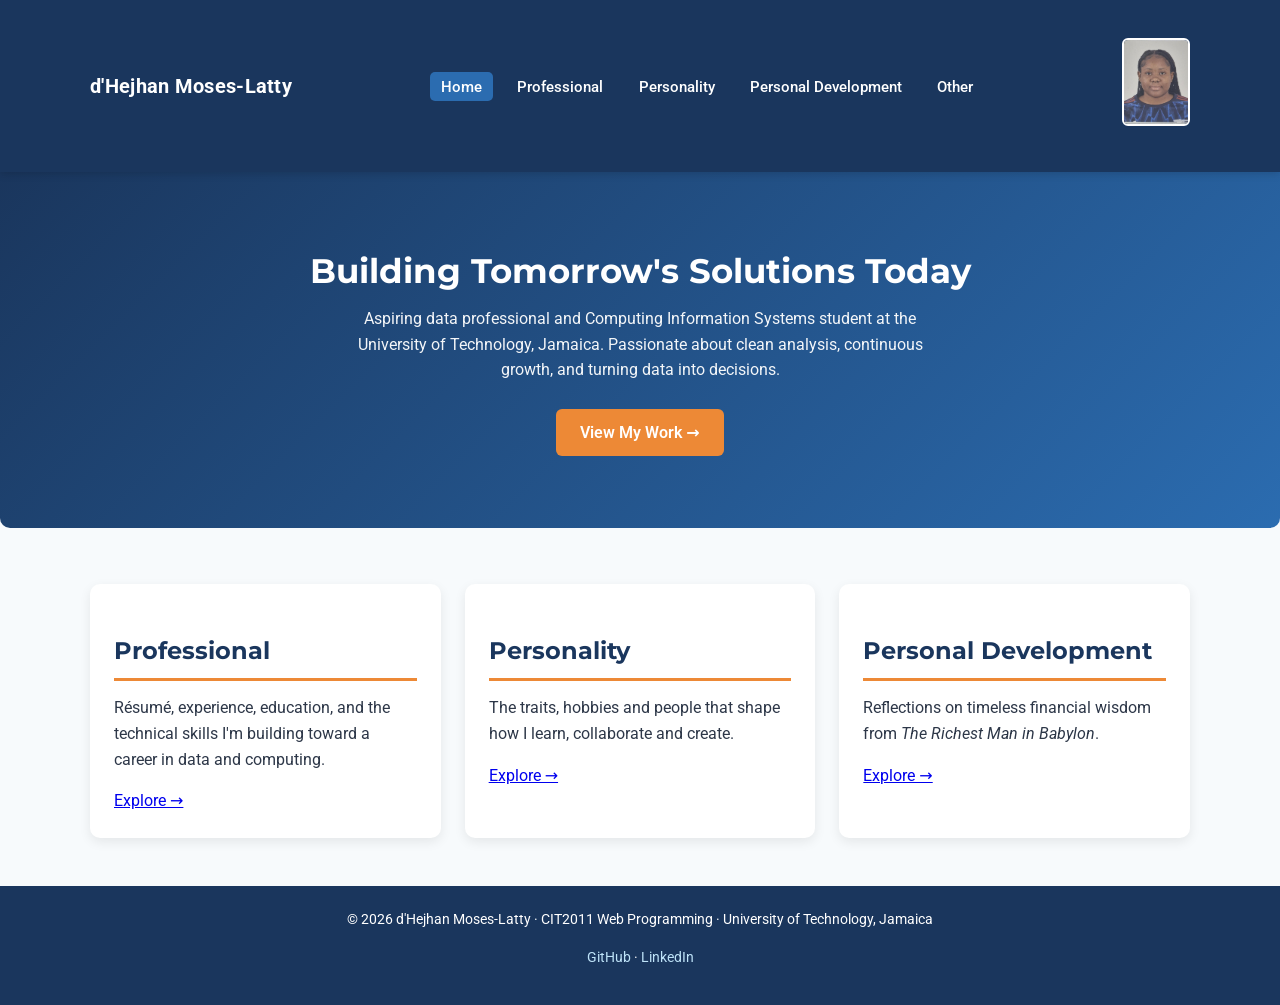
<file: Codes/index.html>
<!DOCTYPE html>
<html lang="en">
<head>
  <meta charset="UTF-8">
  <meta name="viewport" content="width=device-width, initial-scale=1.0">
  <title>d'Hejhan Moses-Latty | Portfolio</title>
  <link href="https://fonts.googleapis.com/css2?family=Montserrat:wght@600;700&family=Roboto:wght@400;500;700&display=swap" rel="stylesheet">
  <link rel="stylesheet" href="../style.css">
</head>
<body>
  <header>
    <div class="container nav-inner">
      <div class="logo">d'Hejhan Moses-Latty</div>
      <nav>
        <ul>
          <li><a href="index.html" class="active">Home</a></li>
          <li><a href="professional.html">Professional</a></li>
          <li><a href="personality.html">Personality</a></li>
          <li><a href="personal-development.html">Personal Development</a></li>
          <li><a href="other.html">Other</a></li>
        </ul>
      </nav>
      <a href="mailto:schodavarapu@utech.edu.jm?subject=CIT2011%20IA1%20-%20d'Hejhan%20Moses-Latty%20Portfolio">
        <img src="../Assets/id-photo.jpg" alt="UTech Student ID of d'Hejhan Moses-Latty" class="id-photo">
      </a>
    </div>
  </header>

  <main>
    <section class="hero">
      <div class="container">
        <h1>Building Tomorrow's Solutions Today</h1>
        <p>Aspiring data professional and Computing Information Systems student at the University of Technology, Jamaica. Passionate about clean analysis, continuous growth, and turning data into decisions.</p>
        <a href="professional.html" class="btn">View My Work →</a>
      </div>
    </section>

    <div class="container">
      <div class="grid-3 home-grid">
        <article class="card">
          <h2>Professional</h2>
          <p>Résumé, experience, education, and the technical skills I'm building toward a career in data and computing.</p>
          <a href="professional.html">Explore →</a>
        </article>
        <article class="card">
          <h2>Personality</h2>
          <p>The traits, hobbies and people that shape how I learn, collaborate and create.</p>
          <a href="personality.html">Explore →</a>
        </article>
        <article class="card">
          <h2>Personal Development</h2>
          <p>Reflections on timeless financial wisdom from <em>The Richest Man in Babylon</em>.</p>
          <a href="personal-development.html">Explore →</a>
        </article>
      </div>
    </div>
  </main>

  <footer>
    <p>© 2026 d'Hejhan Moses-Latty · CIT2011 Web Programming · University of Technology, Jamaica</p>
    <p>
      <a href="https://github.com/dheji04" target="_blank" rel="noopener">GitHub</a> ·
      <a href="https://www.linkedin.com/in/dmoseslatty" target="_blank" rel="noopener">LinkedIn</a>
    </p>
  </footer>
</body>
</html>
</file>
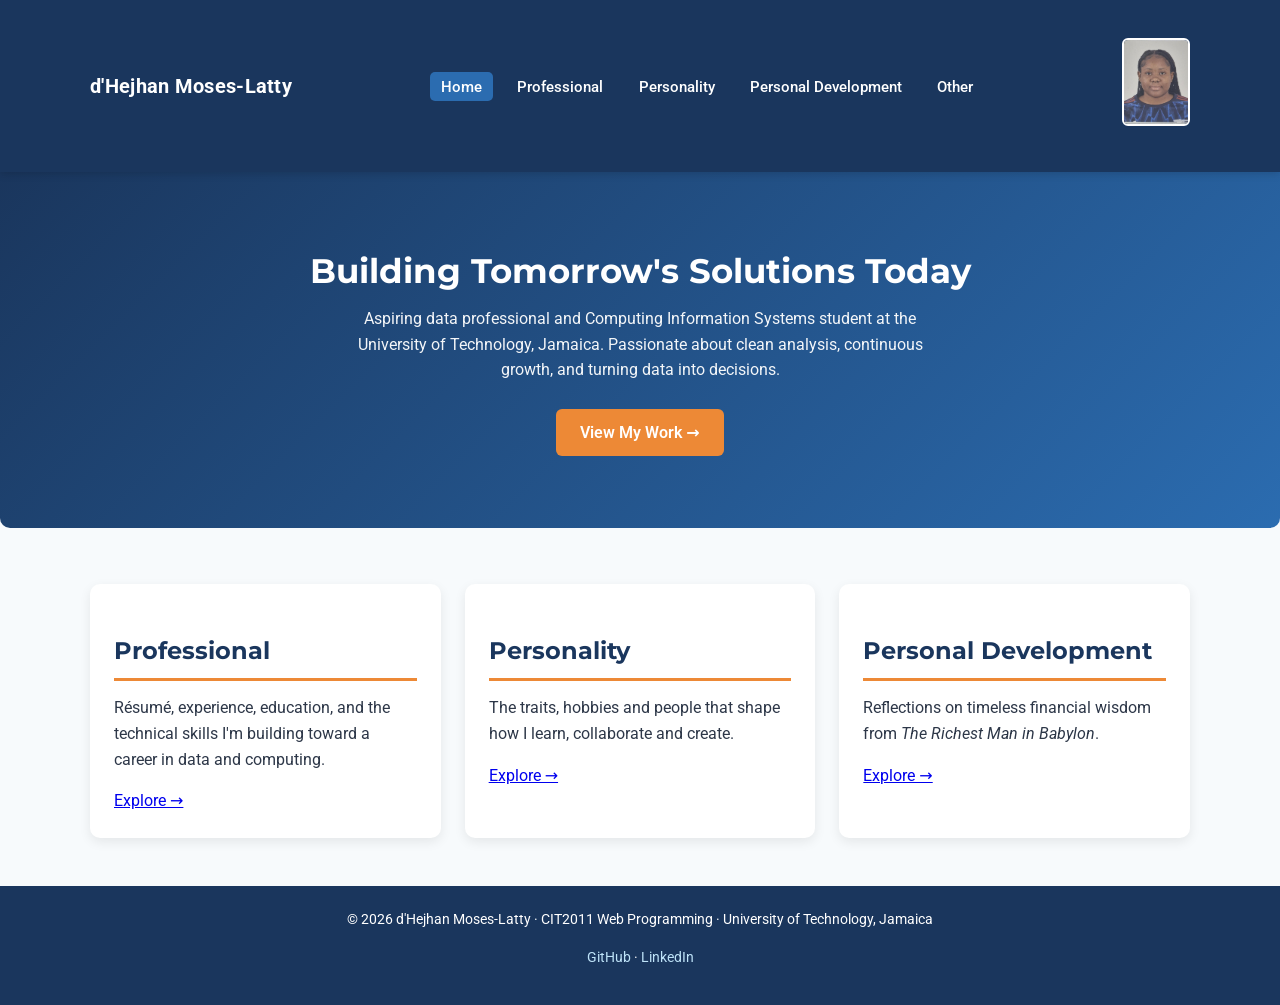
<file: codes/index.html>
<!DOCTYPE html>
<html lang="en">
<head>
  <meta charset="UTF-8">
  <meta name="viewport" content="width=device-width, initial-scale=1.0">
  <title>d'Hejhan Moses-Latty | Portfolio</title>
  <link href="https://fonts.googleapis.com/css2?family=Montserrat:wght@600;700&family=Roboto:wght@400;500;700&display=swap" rel="stylesheet">
  <link rel="stylesheet" href="../style.css">
</head>
<body>
  <header>
    <div class="container nav-inner">
      <div class="logo">d'Hejhan Moses-Latty</div>
      <nav>
        <ul>
          <li><a href="index.html" class="active">Home</a></li>
          <li><a href="professional.html">Professional</a></li>
          <li><a href="personality.html">Personality</a></li>
          <li><a href="personal-development.html">Personal Development</a></li>
          <li><a href="other.html">Other</a></li>
        </ul>
      </nav>
      <a href="mailto:schodavarapu@utech.edu.jm?subject=CIT2011%20IA1%20-%20d'Hejhan%20Moses-Latty%20Portfolio">
        <img src="../Assets/id-photo.jpg" alt="UTech Student ID of d'Hejhan Moses-Latty" class="id-photo">
      </a>
    </div>
  </header>

  <main>
    <section class="hero">
      <div class="container">
        <h1>Building Tomorrow's Solutions Today</h1>
        <p>Aspiring data professional and Computing Information Systems student at the University of Technology, Jamaica. Passionate about clean analysis, continuous growth, and turning data into decisions.</p>
        <a href="professional.html" class="btn">View My Work →</a>
      </div>
    </section>

    <div class="container">
      <div class="grid-3 home-grid">
        <article class="card">
          <h2>Professional</h2>
          <p>Résumé, experience, education, and the technical skills I'm building toward a career in data and computing.</p>
          <a href="professional.html">Explore →</a>
        </article>
        <article class="card">
          <h2>Personality</h2>
          <p>The traits, hobbies and people that shape how I learn, collaborate and create.</p>
          <a href="personality.html">Explore →</a>
        </article>
        <article class="card">
          <h2>Personal Development</h2>
          <p>Reflections on timeless financial wisdom from <em>The Richest Man in Babylon</em>.</p>
          <a href="personal-development.html">Explore →</a>
        </article>
      </div>
    </div>
  </main>

  <footer>
    <p>© 2026 d'Hejhan Moses-Latty · CIT2011 Web Programming · University of Technology, Jamaica</p>
    <p>
      <a href="https://github.com/dmoseslatty" target="_blank" rel="noopener">GitHub</a> ·
      <a href="https://www.linkedin.com/in/dmoseslatty" target="_blank" rel="noopener">LinkedIn</a>
    </p>
  </footer>
</body>
</html>
</file>
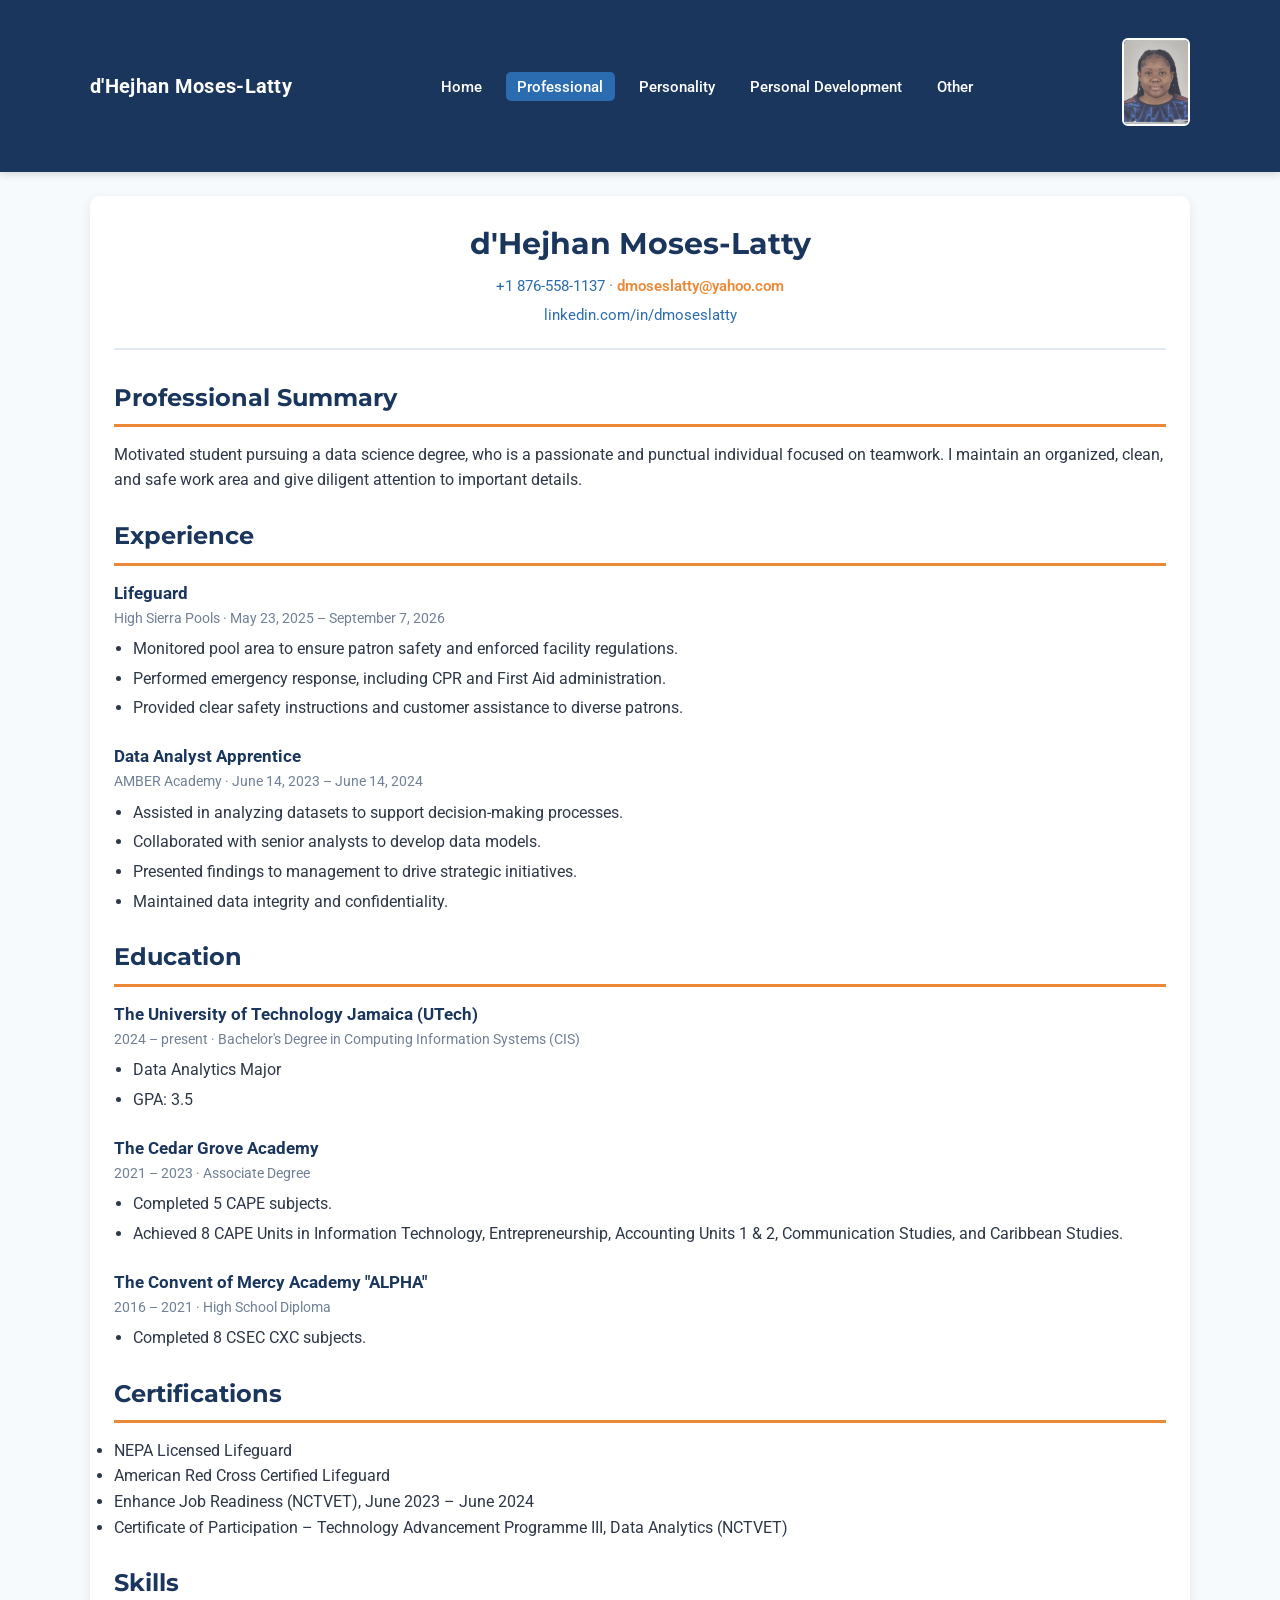
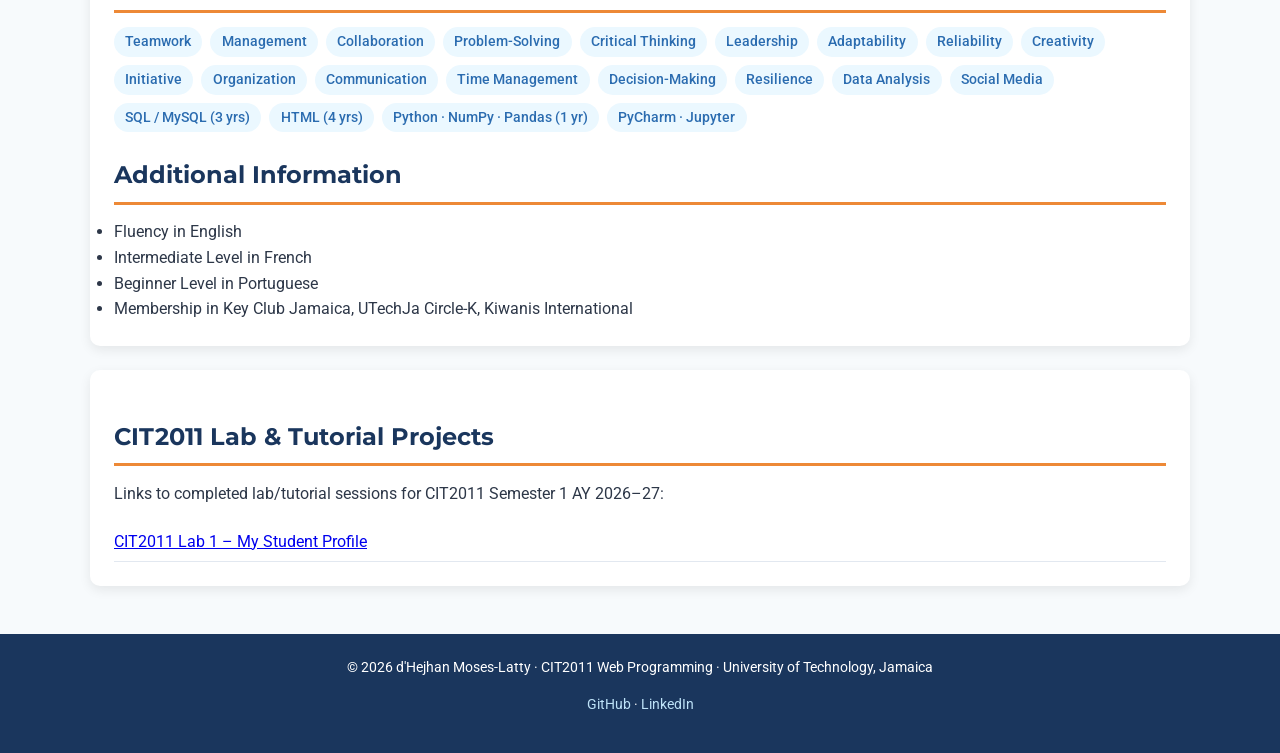
<file: professional.html>
<!DOCTYPE html>
<html lang="en">
<head>
  <meta charset="UTF-8">
  <meta name="viewport" content="width=device-width, initial-scale=1.0">
  <title>Professional | d'Hejhan Moses-Latty</title>
  <link href="https://fonts.googleapis.com/css2?family=Montserrat:wght@600;700&family=Roboto:wght@400;500;700&display=swap" rel="stylesheet">
  <link rel="stylesheet" href="../style.css">
</head>
<body>
  <header>
    <div class="container nav-inner">
      <div class="logo">d'Hejhan Moses-Latty</div>
      <nav>
        <ul>
          <li><a href="index.html">Home</a></li>
          <li><a href="professional.html" class="active">Professional</a></li>
          <li><a href="personality.html">Personality</a></li>
          <li><a href="personal-development.html">Personal Development</a></li>
          <li><a href="other.html">Other</a></li>
        </ul>
      </nav>
      <a href="mailto:schodavarapu@utech.edu.jm?subject=CIT2011%20IA1%20-%20d'Hejhan%20Moses-Latty%20Portfolio">
        <img src="../Assets/id-photo.jpg" alt="UTech Student ID of d'Hejhan Moses-Latty" class="id-photo">
      </a>
    </div>
  </header>

  <main class="container">
    <article class="card">
      <!-- Résumé Header -->
      <div class="resume-header">
        <h1>d'Hejhan Moses-Latty</h1>
        <p class="contact-line">
          <a href="tel:+18765581137">+1 876-558-1137</a> ·
          <a href="mailto:dmoseslatty@yahoo.com">dmoseslatty@yahoo.com</a>
        </p>
        <p class="contact-line">
          <a href="https://www.linkedin.com/in/dmoseslatty" target="_blank" rel="noopener">linkedin.com/in/dmoseslatty</a>
        </p>
      </div>

      <!-- Professional Summary -->
      <section>
        <h2>Professional Summary</h2>
        <p>Motivated student pursuing a data science degree, who is a passionate and punctual individual focused on teamwork. I maintain an organized, clean, and safe work area and give diligent attention to important details.</p>
      </section>

      <!-- Experience -->
      <section>
        <h2>Experience</h2>

        <div class="job">
          <div class="job-title">Lifeguard</div>
          <div class="job-meta">High Sierra Pools · May 23, 2025 – September 7, 2026</div>
          <ul>
            <li>Monitored pool area to ensure patron safety and enforced facility regulations.</li>
            <li>Performed emergency response, including CPR and First Aid administration.</li>
            <li>Provided clear safety instructions and customer assistance to diverse patrons.</li>
          </ul>
        </div>

        <div class="job">
          <div class="job-title">Data Analyst Apprentice</div>
          <div class="job-meta">AMBER Academy · June 14, 2023 – June 14, 2024</div>
          <ul>
            <li>Assisted in analyzing datasets to support decision-making processes.</li>
            <li>Collaborated with senior analysts to develop data models.</li>
            <li>Presented findings to management to drive strategic initiatives.</li>
            <li>Maintained data integrity and confidentiality.</li>
          </ul>
        </div>
      </section>

      <!-- Education -->
      <section>
        <h2>Education</h2>

        <div class="job">
          <div class="job-title">The University of Technology Jamaica (UTech)</div>
          <div class="job-meta">2024 – present · Bachelor's Degree in Computing Information Systems (CIS)</div>
          <ul>
            <li>Data Analytics Major</li>
            <li>GPA: 3.5</li>
          </ul>
        </div>

        <div class="job">
          <div class="job-title">The Cedar Grove Academy</div>
          <div class="job-meta">2021 – 2023 · Associate Degree</div>
          <ul>
            <li>Completed 5 CAPE subjects.</li>
            <li>Achieved 8 CAPE Units in Information Technology, Entrepreneurship, Accounting Units 1 &amp; 2, Communication Studies, and Caribbean Studies.</li>
          </ul>
        </div>

        <div class="job">
          <div class="job-title">The Convent of Mercy Academy "ALPHA"</div>
          <div class="job-meta">2016 – 2021 · High School Diploma</div>
          <ul>
            <li>Completed 8 CSEC CXC subjects.</li>
          </ul>
        </div>
      </section>

      <!-- Certifications -->
      <section>
        <h2>Certifications</h2>
        <ul>
          <li>NEPA Licensed Lifeguard</li>
          <li>American Red Cross Certified Lifeguard</li>
          <li>Enhance Job Readiness (NCTVET), June 2023 – June 2024</li>
          <li>Certificate of Participation – Technology Advancement Programme III, Data Analytics (NCTVET)</li>
        </ul>
      </section>

      <!-- Skills -->
      <section>
        <h2>Skills</h2>
        <div class="skills-grid">
          <span class="skill-tag">Teamwork</span>
          <span class="skill-tag">Management</span>
          <span class="skill-tag">Collaboration</span>
          <span class="skill-tag">Problem-Solving</span>
          <span class="skill-tag">Critical Thinking</span>
          <span class="skill-tag">Leadership</span>
          <span class="skill-tag">Adaptability</span>
          <span class="skill-tag">Reliability</span>
          <span class="skill-tag">Creativity</span>
          <span class="skill-tag">Initiative</span>
          <span class="skill-tag">Organization</span>
          <span class="skill-tag">Communication</span>
          <span class="skill-tag">Time Management</span>
          <span class="skill-tag">Decision-Making</span>
          <span class="skill-tag">Resilience</span>
          <span class="skill-tag">Data Analysis</span>
          <span class="skill-tag">Social Media</span>
          <span class="skill-tag">SQL / MySQL (3 yrs)</span>
          <span class="skill-tag">HTML (4 yrs)</span>
          <span class="skill-tag">Python · NumPy · Pandas (1 yr)</span>
          <span class="skill-tag">PyCharm · Jupyter</span>
        </div>
      </section>

      <!-- Additional Information -->
      <section>
        <h2>Additional Information</h2>
        <ul>
          <li>Fluency in English</li>
          <li>Intermediate Level in French</li>
          <li>Beginner Level in Portuguese</li>
          <li>Membership in Key Club Jamaica, UTechJa Circle-K, Kiwanis International</li>
        </ul>
      </section>
    </article>

    <!-- Lab / Tutorial Projects-->
    <article class="card">
      <h2>CIT2011 Lab &amp; Tutorial Projects</h2>
      <p>Links to completed lab/tutorial sessions for CIT2011 Semester 1 AY 2026–27:</p>
      <ul class="clean">
        <li><a href="https://github.com/dheji04/my-student-profile" target="_blank" rel="noopener">CIT2011 Lab 1 – My Student Profile</a></li>
      </ul>
    </article>
  </main>

  <footer>
    <p>© 2026 d'Hejhan Moses-Latty · CIT2011 Web Programming · University of Technology, Jamaica</p>
    <p>
      <a href="https://github.com/dmoseslatty" target="_blank" rel="noopener">GitHub</a> ·
      <a href="https://www.linkedin.com/in/dmoseslatty" target="_blank" rel="noopener">LinkedIn</a>
    </p>
  </footer>
</body>
</html>
</file>
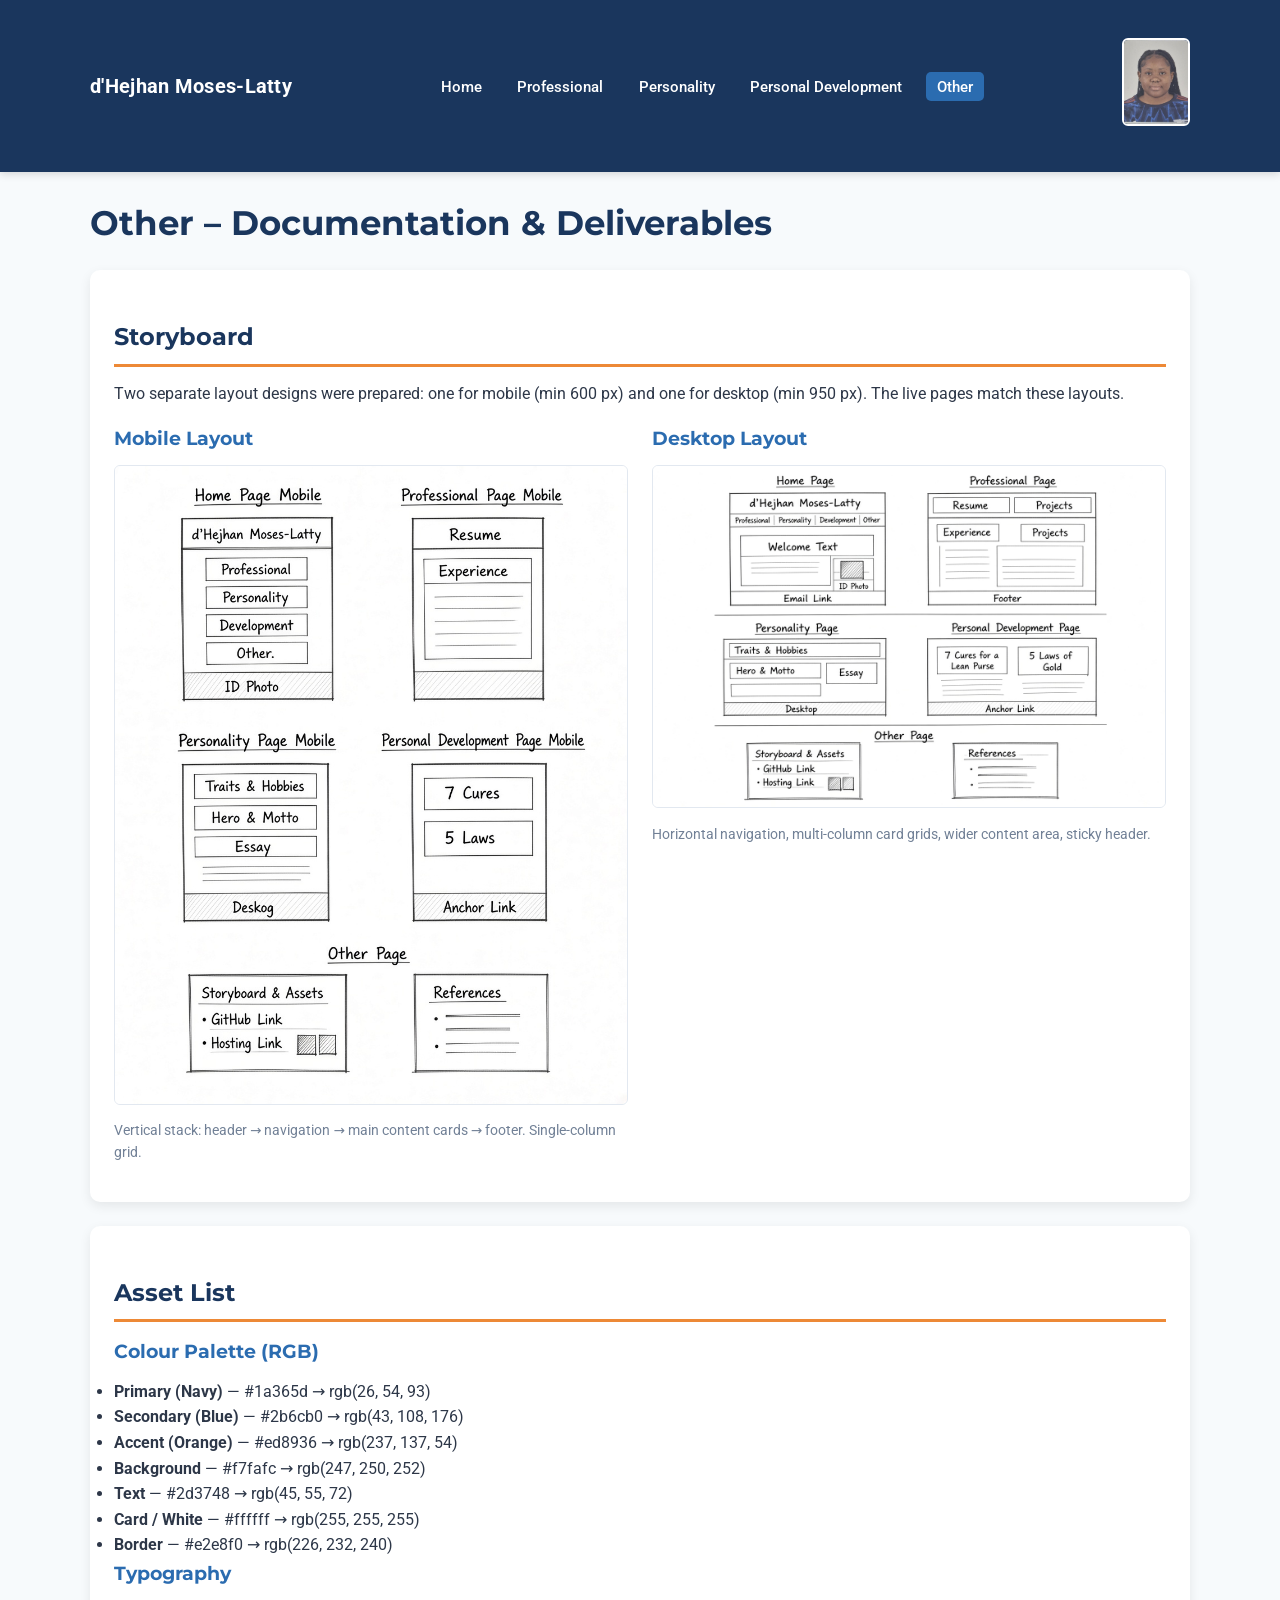
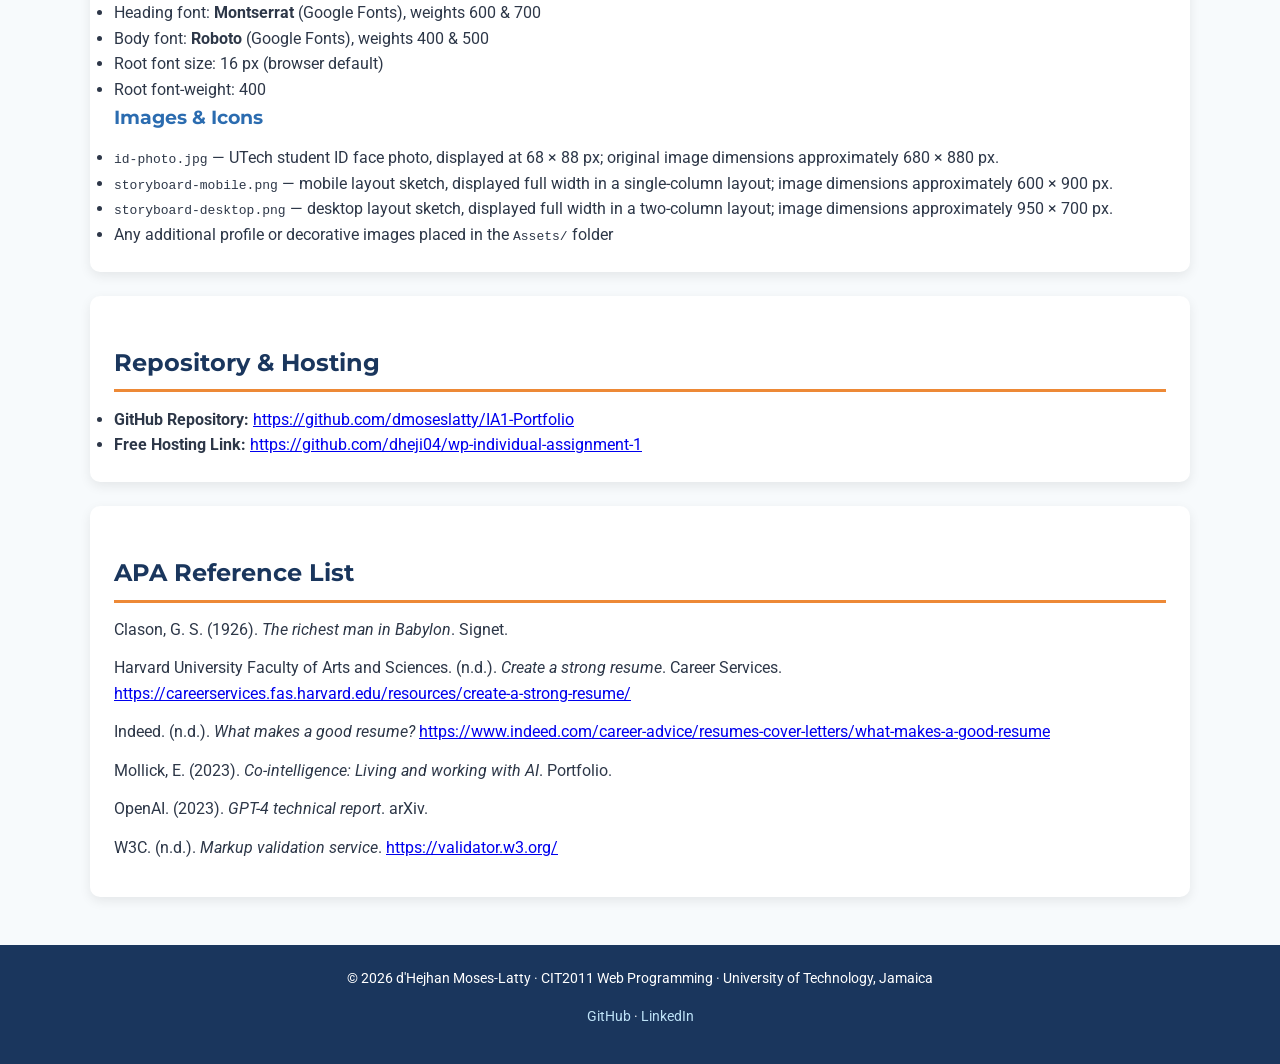
<file: codes/other.html>
<!DOCTYPE html>
<html lang="en">
<head>
  <meta charset="UTF-8">
  <meta name="viewport" content="width=device-width, initial-scale=1.0">
  <title>Other | d'Hejhan Moses-Latty</title>
  <link href="https://fonts.googleapis.com/css2?family=Montserrat:wght@600;700&family=Roboto:wght@400;500;700&display=swap" rel="stylesheet">
  <link rel="stylesheet" href="../style.css">
</head>
<body>
  <header>
    <div class="container nav-inner">
      <div class="logo">d'Hejhan Moses-Latty</div>
      <nav>
        <ul>
          <li><a href="index.html">Home</a></li>
          <li><a href="professional.html">Professional</a></li>
          <li><a href="personality.html">Personality</a></li>
          <li><a href="personal-development.html">Personal Development</a></li>
          <li><a href="other.html" class="active">Other</a></li>
        </ul>
      </nav>
      <a href="mailto:schodavarapu@utech.edu.jm?subject=CIT2011%20IA1%20-%20d'Hejhan%20Moses-Latty%20Portfolio">
        <img src="../Assets/id-photo.jpg" alt="UTech Student ID of d'Hejhan Moses-Latty" class="id-photo">
      </a>
    </div>
  </header>

  <main class="container">
    <h1>Other – Documentation &amp; Deliverables</h1>

    <!-- Storyboard -->
    <article class="card">
      <h2>Storyboard</h2>
      <p>Two separate layout designs were prepared: one for mobile (min 600 px) and one for desktop (min 950 px). The live pages match these layouts.</p>
      <div class="grid-2 storyboard-grid">
        <div>
          <h3>Mobile Layout</h3>
          <img src="../Assets/storyboard-mobile.png" alt="Mobile storyboard sketch" class="storyboard-img">
          <p class="caption-muted">Vertical stack: header → navigation → main content cards → footer. Single-column grid.</p>
        </div>
        <div>
          <h3>Desktop Layout</h3>
          <img src="../Assets/storyboard-desktop.png" alt="Desktop storyboard sketch" class="storyboard-img">
          <p class="caption-muted">Horizontal navigation, multi-column card grids, wider content area, sticky header.</p>
        </div>
      </div>
    </article>

    <!-- Asset List -->
    <article class="card">
      <h2>Asset List</h2>
      <h3>Colour Palette (RGB)</h3>
      <ul>
        <li><strong>Primary (Navy)</strong> — #1a365d → rgb(26, 54, 93)</li>
        <li><strong>Secondary (Blue)</strong> — #2b6cb0 → rgb(43, 108, 176)</li>
        <li><strong>Accent (Orange)</strong> — #ed8936 → rgb(237, 137, 54)</li>
        <li><strong>Background</strong> — #f7fafc → rgb(247, 250, 252)</li>
        <li><strong>Text</strong> — #2d3748 → rgb(45, 55, 72)</li>
        <li><strong>Card / White</strong> — #ffffff → rgb(255, 255, 255)</li>
        <li><strong>Border</strong> — #e2e8f0 → rgb(226, 232, 240)</li>
      </ul>

      <h3>Typography</h3>
      <ul>
        <li>Heading font: <strong>Montserrat</strong> (Google Fonts), weights 600 &amp; 700</li>
        <li>Body font: <strong>Roboto</strong> (Google Fonts), weights 400 &amp; 500</li>
        <li>Root font size: 16 px (browser default)</li>
        <li>Root font-weight: 400</li>
      </ul>

      <h3>Images &amp; Icons</h3>
      <ul>
        <li><code>id-photo.jpg</code> — UTech student ID face photo, displayed at 68 × 88 px; original image dimensions approximately 680 × 880 px.</li>
        <li><code>storyboard-mobile.png</code> — mobile layout sketch, displayed full width in a single-column layout; image dimensions approximately 600 × 900 px.</li>
        <li><code>storyboard-desktop.png</code> — desktop layout sketch, displayed full width in a two-column layout; image dimensions approximately 950 × 700 px.</li>
        <li>Any additional profile or decorative images placed in the <code>Assets/</code> folder</li>
      </ul>
    </article>

    <!-- Links -->
    <article class="card">
      <h2>Repository &amp; Hosting</h2>
      <ul>
        <li><strong>GitHub Repository:</strong>
          <a href="https://github.com/dmoseslatty/IA1-Portfolio" target="_blank" rel="noopener">
            https://github.com/dmoseslatty/IA1-Portfolio
          </a>
        </li>
        <li><strong>Free Hosting Link:</strong>
          <a href="https://github.com/dheji04/wp-individual-assignment-1" target="_blank" rel="noopener">
            https://github.com/dheji04/wp-individual-assignment-1
          </a>
        </li>
      </ul>
    </article>

    <!-- APA References -->
    <article class="card">
      <h2>APA Reference List</h2>
      <ul class="compact-list">
        <li>
          Clason, G. S. (1926). <em>The richest man in Babylon</em>. Signet.
        </li>
        <li>
          Harvard University Faculty of Arts and Sciences. (n.d.). <em>Create a strong resume</em>. Career Services.
          <a href="https://careerservices.fas.harvard.edu/resources/create-a-strong-resume/" target="_blank" rel="noopener">
            https://careerservices.fas.harvard.edu/resources/create-a-strong-resume/
          </a>
        </li>
        <li>
          Indeed. (n.d.). <em>What makes a good resume?</em>
          <a href="https://www.indeed.com/career-advice/resumes-cover-letters/what-makes-a-good-resume" target="_blank" rel="noopener">
            https://www.indeed.com/career-advice/resumes-cover-letters/what-makes-a-good-resume
          </a>
        </li>
        <li>
          Mollick, E. (2023). <em>Co-intelligence: Living and working with AI</em>. Portfolio.
        </li>
        <li>
          OpenAI. (2023). <em>GPT-4 technical report</em>. arXiv.
        </li>
        <li>
          W3C. (n.d.). <em>Markup validation service</em>.
          <a href="https://validator.w3.org/" target="_blank" rel="noopener">https://validator.w3.org/</a>
        </li>
      </ul>
    </article>
  </main>

  <footer>
    <p>© 2026 d'Hejhan Moses-Latty · CIT2011 Web Programming · University of Technology, Jamaica</p>
    <p>
      <a href="https://github.com/dmoseslatty" target="_blank" rel="noopener">GitHub</a> ·
      <a href="https://www.linkedin.com/in/dmoseslatty" target="_blank" rel="noopener">LinkedIn</a>
    </p>
  </footer>
</body>
</html>
</file>
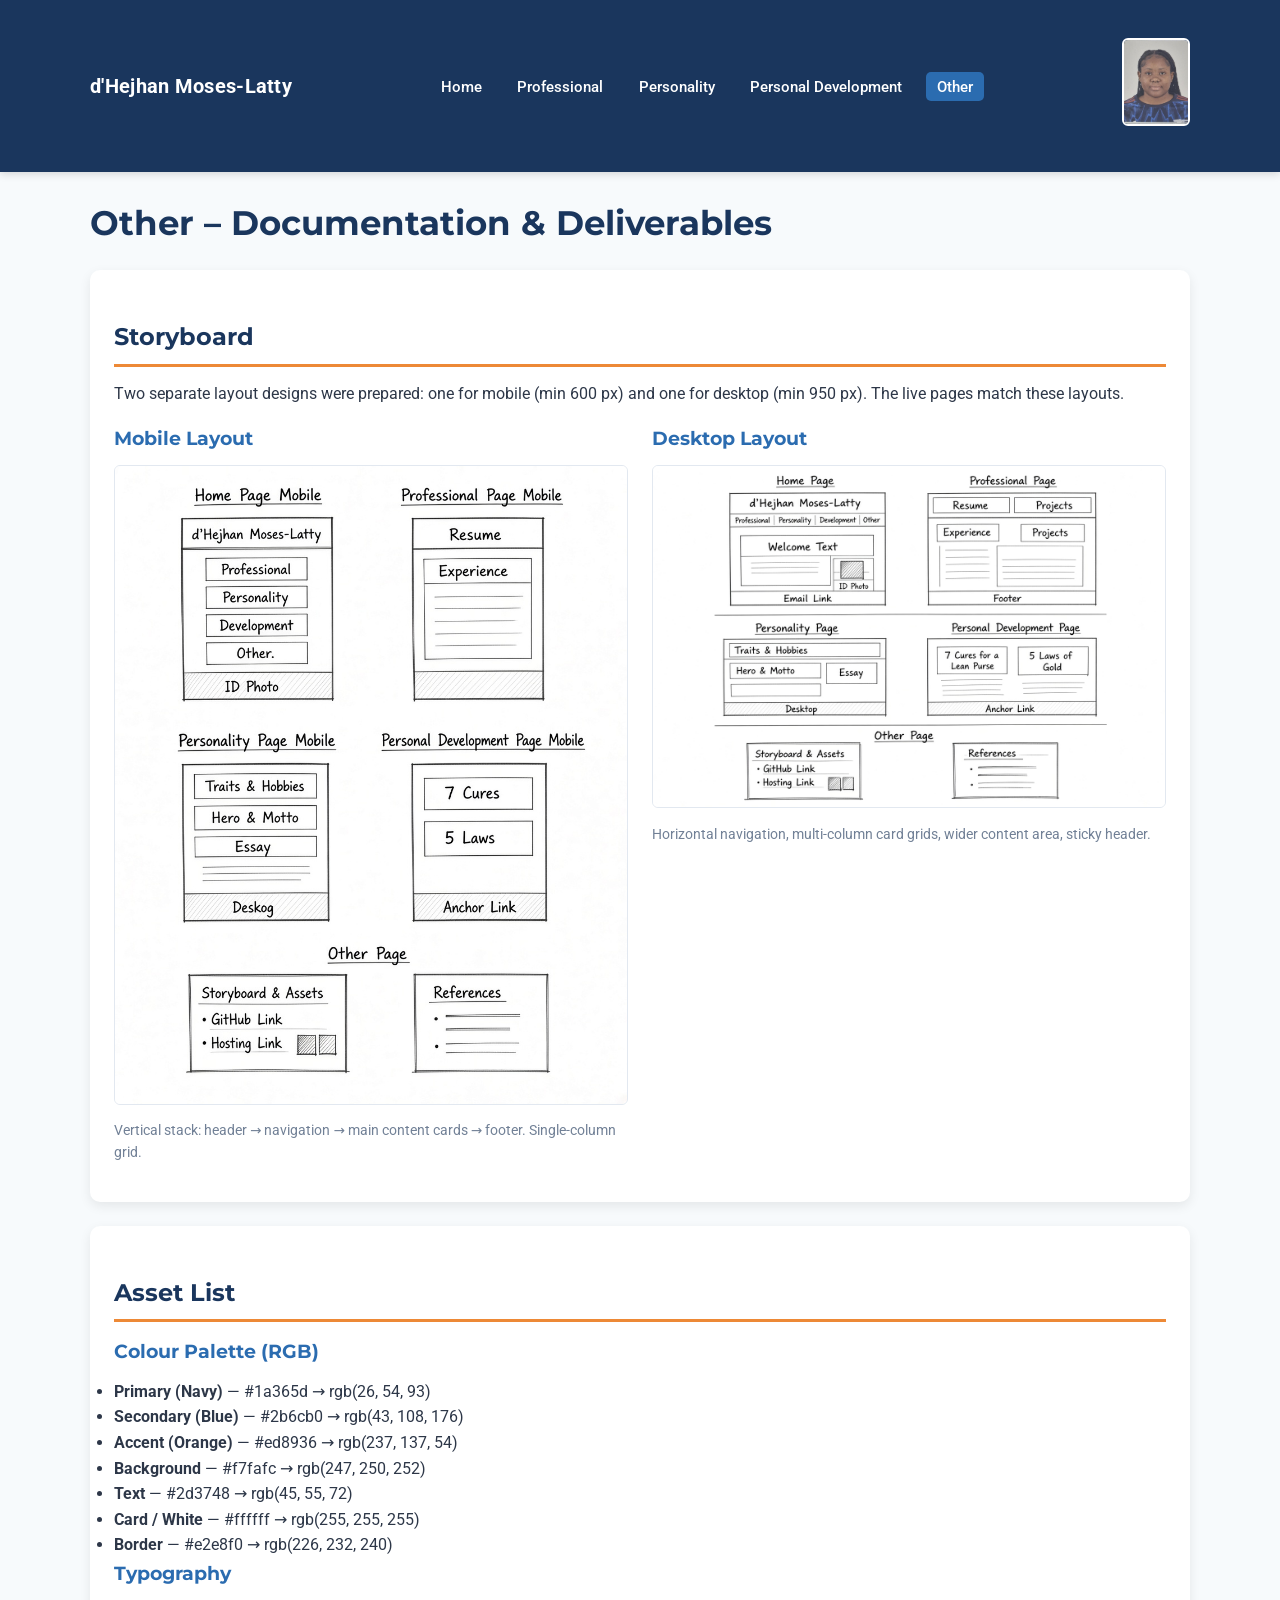
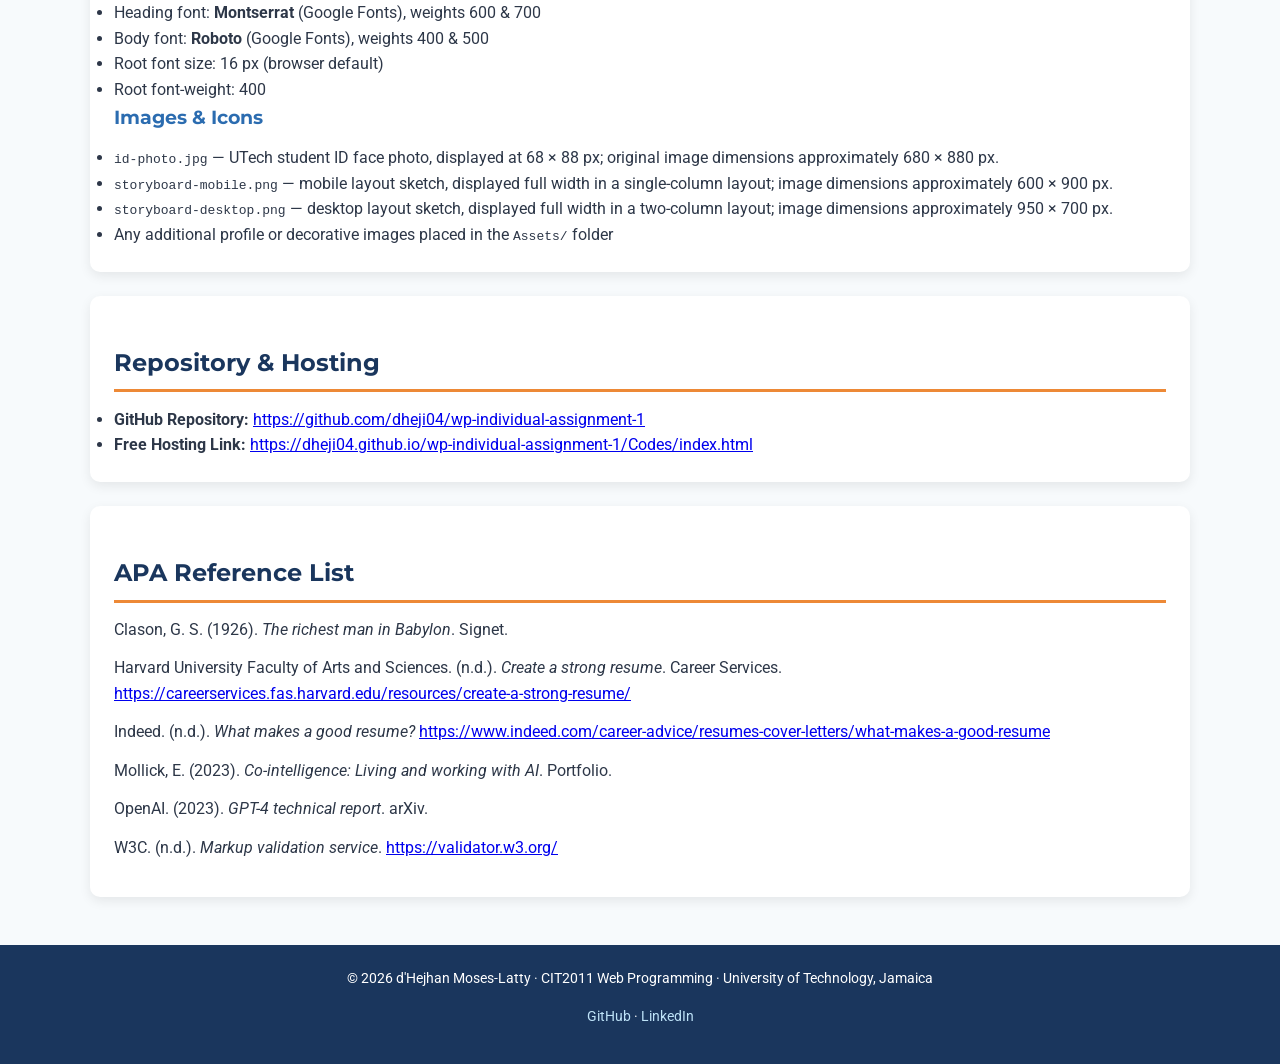
<file: Codes/other.html>
<!DOCTYPE html>
<html lang="en">
<head>
  <meta charset="UTF-8">
  <meta name="viewport" content="width=device-width, initial-scale=1.0">
  <title>Other | d'Hejhan Moses-Latty</title>
  <link href="https://fonts.googleapis.com/css2?family=Montserrat:wght@600;700&family=Roboto:wght@400;500;700&display=swap" rel="stylesheet">
  <link rel="stylesheet" href="../style.css">
</head>
<body>
  <header>
    <div class="container nav-inner">
      <div class="logo">d'Hejhan Moses-Latty</div>
      <nav>
        <ul>
          <li><a href="index.html">Home</a></li>
          <li><a href="professional.html">Professional</a></li>
          <li><a href="personality.html">Personality</a></li>
          <li><a href="personal-development.html">Personal Development</a></li>
          <li><a href="other.html" class="active">Other</a></li>
        </ul>
      </nav>
      <a href="mailto:schodavarapu@utech.edu.jm?subject=CIT2011%20IA1%20-%20d'Hejhan%20Moses-Latty%20Portfolio">
        <img src="../Assets/id-photo.jpg" alt="UTech Student ID of d'Hejhan Moses-Latty" class="id-photo">
      </a>
    </div>
  </header>

  <main class="container">
    <h1>Other – Documentation &amp; Deliverables</h1>

    <!-- Storyboard -->
    <article class="card">
      <h2>Storyboard</h2>
      <p>Two separate layout designs were prepared: one for mobile (min 600 px) and one for desktop (min 950 px). The live pages match these layouts.</p>
      <div class="grid-2 storyboard-grid">
        <div>
          <h3>Mobile Layout</h3>
          <img src="../Assets/storyboard-mobile.png" alt="Mobile storyboard sketch" class="storyboard-img">
          <p class="caption-muted">Vertical stack: header → navigation → main content cards → footer. Single-column grid.</p>
        </div>
        <div>
          <h3>Desktop Layout</h3>
          <img src="../Assets/storyboard-desktop.png" alt="Desktop storyboard sketch" class="storyboard-img">
          <p class="caption-muted">Horizontal navigation, multi-column card grids, wider content area, sticky header.</p>
        </div>
      </div>
    </article>

    <!-- Asset List -->
    <article class="card">
      <h2>Asset List</h2>
      <h3>Colour Palette (RGB)</h3>
      <ul>
        <li><strong>Primary (Navy)</strong> — #1a365d → rgb(26, 54, 93)</li>
        <li><strong>Secondary (Blue)</strong> — #2b6cb0 → rgb(43, 108, 176)</li>
        <li><strong>Accent (Orange)</strong> — #ed8936 → rgb(237, 137, 54)</li>
        <li><strong>Background</strong> — #f7fafc → rgb(247, 250, 252)</li>
        <li><strong>Text</strong> — #2d3748 → rgb(45, 55, 72)</li>
        <li><strong>Card / White</strong> — #ffffff → rgb(255, 255, 255)</li>
        <li><strong>Border</strong> — #e2e8f0 → rgb(226, 232, 240)</li>
      </ul>

      <h3>Typography</h3>
      <ul>
        <li>Heading font: <strong>Montserrat</strong> (Google Fonts), weights 600 &amp; 700</li>
        <li>Body font: <strong>Roboto</strong> (Google Fonts), weights 400 &amp; 500</li>
        <li>Root font size: 16 px (browser default)</li>
        <li>Root font-weight: 400</li>
      </ul>

      <h3>Images &amp; Icons</h3>
      <ul>
        <li><code>id-photo.jpg</code> — UTech student ID face photo, displayed at 68 × 88 px; original image dimensions approximately 680 × 880 px.</li>
        <li><code>storyboard-mobile.png</code> — mobile layout sketch, displayed full width in a single-column layout; image dimensions approximately 600 × 900 px.</li>
        <li><code>storyboard-desktop.png</code> — desktop layout sketch, displayed full width in a two-column layout; image dimensions approximately 950 × 700 px.</li>
        <li>Any additional profile or decorative images placed in the <code>Assets/</code> folder</li>
      </ul>
    </article>

    <!-- Links -->
    <article class="card">
      <h2>Repository &amp; Hosting</h2>
      <ul>
        <li><strong>GitHub Repository:</strong>
          <a href="https://github.com/dmoseslatty/IA1-Portfolio" target="_blank" rel="noopener">
            https://github.com/dheji04/wp-individual-assignment-1
          </a>
        </li>
        <li><strong>Free Hosting Link:</strong>
          <a href="https://github.com/dheji04/wp-individual-assignment-1/Codes/index.html" target="_blank" rel="noopener">
            https://dheji04.github.io/wp-individual-assignment-1/Codes/index.html
          </a>
        </li>
      </ul>
    </article>

    <!-- APA References -->
    <article class="card">
      <h2>APA Reference List</h2>
      <ul class="compact-list">
        <li>
          Clason, G. S. (1926). <em>The richest man in Babylon</em>. Signet.
        </li>
        <li>
          Harvard University Faculty of Arts and Sciences. (n.d.). <em>Create a strong resume</em>. Career Services.
          <a href="https://careerservices.fas.harvard.edu/resources/create-a-strong-resume/" target="_blank" rel="noopener">
            https://careerservices.fas.harvard.edu/resources/create-a-strong-resume/
          </a>
        </li>
        <li>
          Indeed. (n.d.). <em>What makes a good resume?</em>
          <a href="https://www.indeed.com/career-advice/resumes-cover-letters/what-makes-a-good-resume" target="_blank" rel="noopener">
            https://www.indeed.com/career-advice/resumes-cover-letters/what-makes-a-good-resume
          </a>
        </li>
        <li>
          Mollick, E. (2023). <em>Co-intelligence: Living and working with AI</em>. Portfolio.
        </li>
        <li>
          OpenAI. (2023). <em>GPT-4 technical report</em>. arXiv.
        </li>
        <li>
          W3C. (n.d.). <em>Markup validation service</em>.
          <a href="https://validator.w3.org/" target="_blank" rel="noopener">https://validator.w3.org/</a>
        </li>
      </ul>
    </article>
  </main>

  <footer>
    <p>© 2026 d'Hejhan Moses-Latty · CIT2011 Web Programming · University of Technology, Jamaica</p>
    <p>
      <a href="https://github.com/dheji04" target="_blank" rel="noopener">GitHub</a> ·
      <a href="https://www.linkedin.com/in/dmoseslatty" target="_blank" rel="noopener">LinkedIn</a>
    </p>
  </footer>
</body>
</html>
</file>
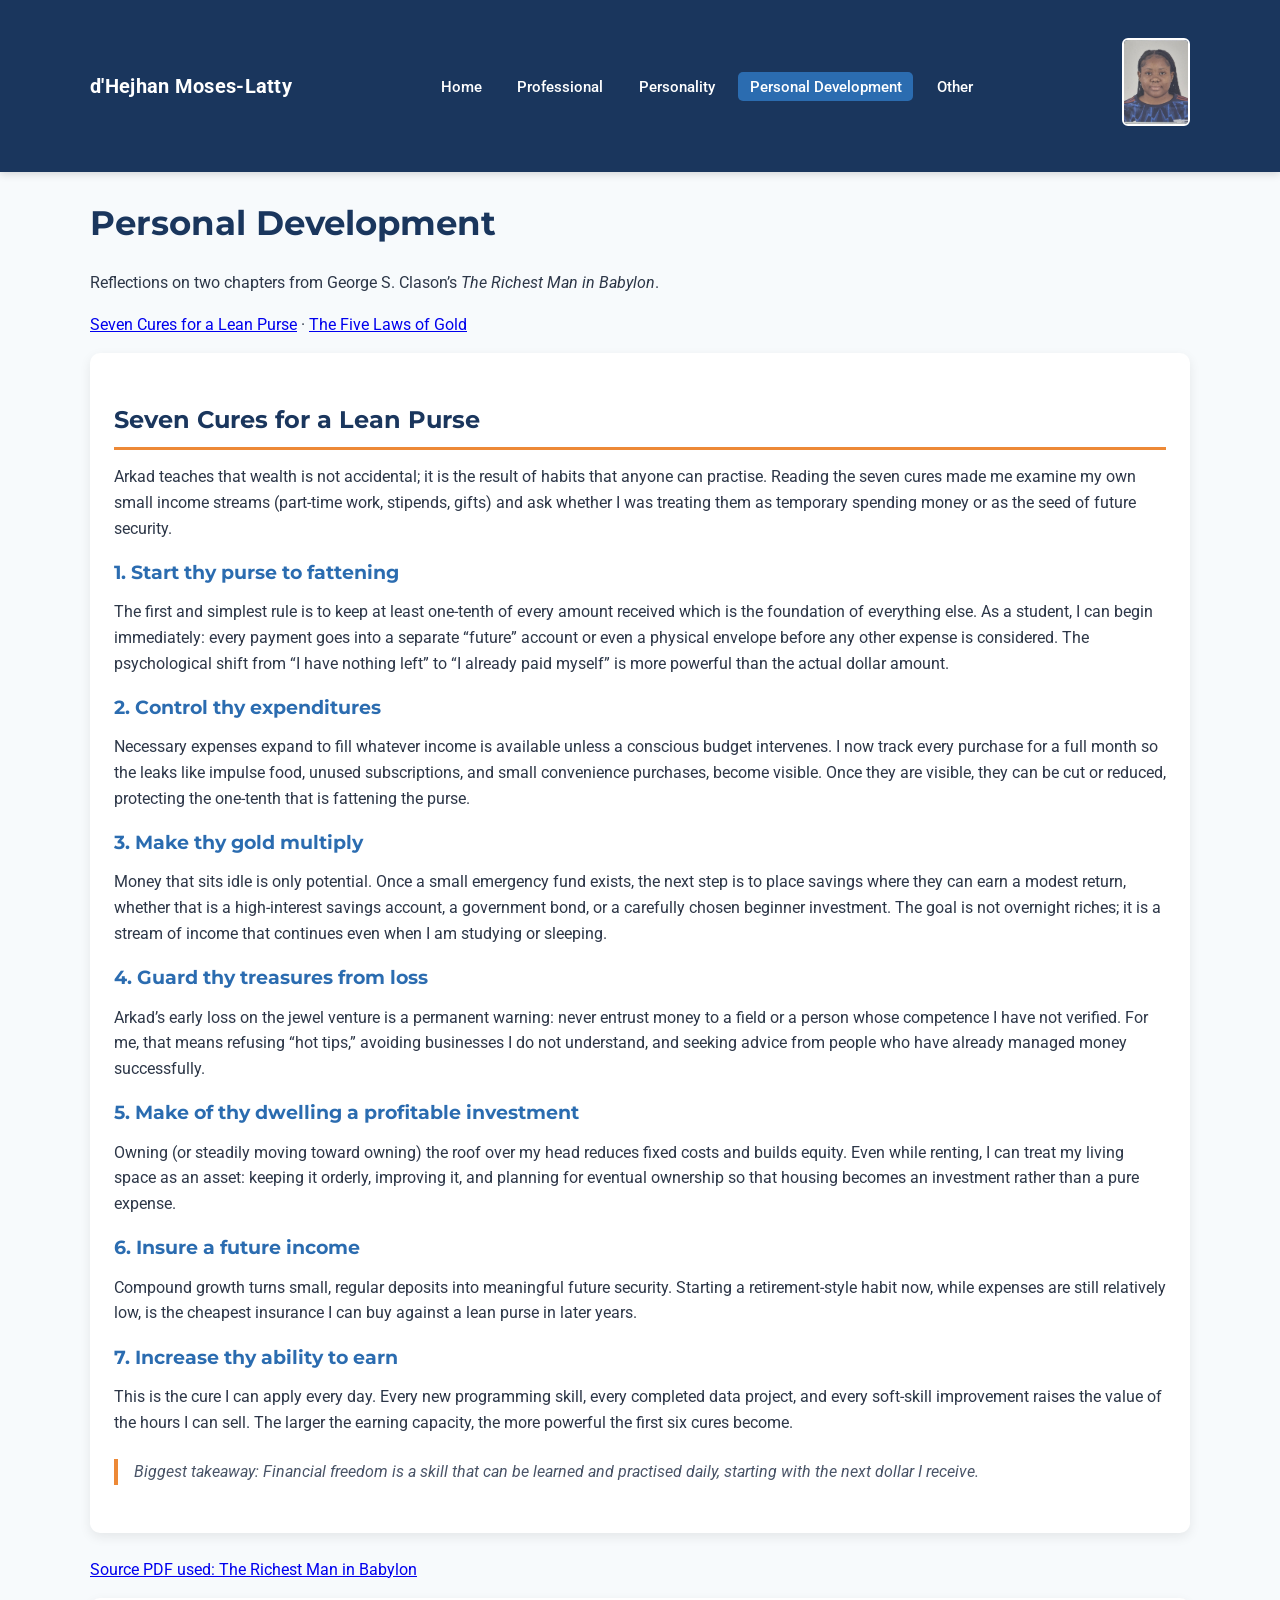
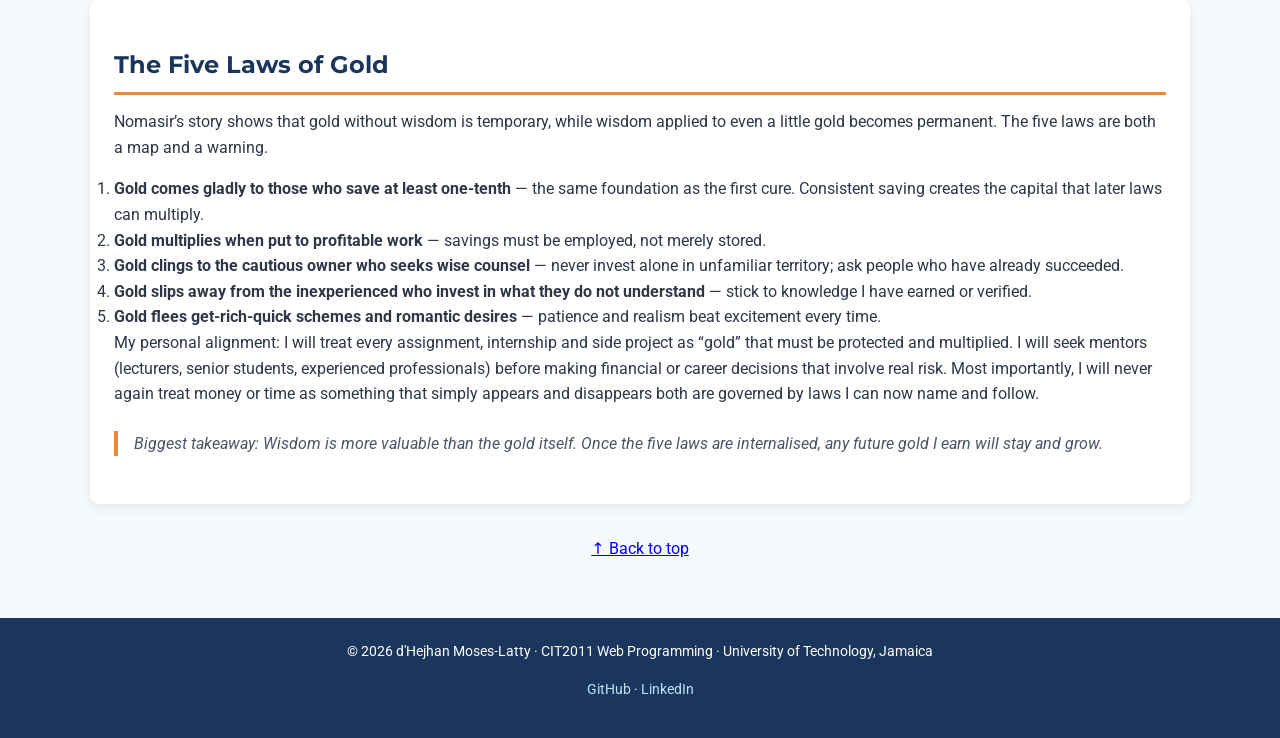
<file: Codes/personal-development.html>
<!DOCTYPE html>
<html lang="en">
<head>
  <meta charset="UTF-8">
  <meta name="viewport" content="width=device-width, initial-scale=1.0">
  <title>Personal Development | d'Hejhan Moses-Latty</title>
  <link href="https://fonts.googleapis.com/css2?family=Montserrat:wght@600;700&family=Roboto:wght@400;500;700&display=swap" rel="stylesheet">
  <link rel="stylesheet" href="../style.css">
</head>
<body id="top">
  <header>
    <div class="container nav-inner">
      <div class="logo">d'Hejhan Moses-Latty</div>
      <nav>
        <ul>
          <li><a href="index.html">Home</a></li>
          <li><a href="professional.html">Professional</a></li>
          <li><a href="personality.html">Personality</a></li>
          <li><a href="personal-development.html" class="active">Personal Development</a></li>
          <li><a href="other.html">Other</a></li>
        </ul>
      </nav>
      <a href="mailto:schodavarapu@utech.edu.jm?subject=CIT2011%20IA1%20-%20d'Hejhan%20Moses-Latty%20Portfolio">
        <img src="../Assets/id-photo.jpg" alt="UTech Student ID of d'Hejhan Moses-Latty" class="id-photo">
      </a>
    </div>
  </header>

  <main class="container">
    <h1>Personal Development</h1>
    <p>Reflections on two chapters from George S. Clason’s <em>The Richest Man in Babylon</em>.</p>

    <!-- Jump links (bookmark / internal anchors) -->
    <p>
      <a href="#seven-cures">Seven Cures for a Lean Purse</a> ·
      <a href="#five-laws">The Five Laws of Gold</a>
    </p>

    <!-- SEVEN CURES -->
    <section id="seven-cures" class="card">
      <h2>Seven Cures for a Lean Purse</h2>
      <p>Arkad teaches that wealth is not accidental; it is the result of habits that anyone can practise. Reading the seven cures made me examine my own small income streams (part-time work, stipends, gifts) and ask whether I was treating them as temporary spending money or as the seed of future security.</p>

      <h3>1. Start thy purse to fattening</h3>
      <p>The first and simplest rule is to keep at least one-tenth of every amount received which is the foundation of everything else. As a student, I can begin immediately: every payment goes into a separate “future” account or even a physical envelope before any other expense is considered. The psychological shift from “I have nothing left” to “I already paid myself” is more powerful than the actual dollar amount.</p>

      <h3>2. Control thy expenditures</h3>
      <p>Necessary expenses expand to fill whatever income is available unless a conscious budget intervenes. I now track every purchase for a full month so the leaks like impulse food, unused subscriptions, and small convenience purchases, become visible. Once they are visible, they can be cut or reduced, protecting the one-tenth that is fattening the purse.</p>

      <h3>3. Make thy gold multiply</h3>
      <p>Money that sits idle is only potential. Once a small emergency fund exists, the next step is to place savings where they can earn a modest return, whether that is a high-interest savings account, a government bond, or a carefully chosen beginner investment. The goal is not overnight riches; it is a stream of income that continues even when I am studying or sleeping.</p>

      <h3>4. Guard thy treasures from loss</h3>
      <p>Arkad’s early loss on the jewel venture is a permanent warning: never entrust money to a field or a person whose competence I have not verified. For me, that means refusing “hot tips,” avoiding businesses I do not understand, and seeking advice from people who have already managed money successfully.</p>

      <h3>5. Make of thy dwelling a profitable investment</h3>
      <p>Owning (or steadily moving toward owning) the roof over my head reduces fixed costs and builds equity. Even while renting, I can treat my living space as an asset: keeping it orderly, improving it, and planning for eventual ownership so that housing becomes an investment rather than a pure expense.</p>

      <h3>6. Insure a future income</h3>
      <p>Compound growth turns small, regular deposits into meaningful future security. Starting a retirement-style habit now, while expenses are still relatively low, is the cheapest insurance I can buy against a lean purse in later years.</p>

      <h3>7. Increase thy ability to earn</h3>
      <p>This is the cure I can apply every day. Every new programming skill, every completed data project, and every soft-skill improvement raises the value of the hours I can sell. The larger the earning capacity, the more powerful the first six cures become.</p>

      <p class="quote">Biggest takeaway: Financial freedom is a skill that can be learned and practised daily, starting with the next dollar I receive.</p>
    </section>

    <p class="source-note"><a href="https://www.icrrd.com/" target="_blank" rel="noopener">Source PDF used: The Richest Man in Babylon</a></p>

    <!-- FIVE LAWS -->
    <section id="five-laws" class="card">
      <h2>The Five Laws of Gold</h2>
      <p>Nomasir’s story shows that gold without wisdom is temporary, while wisdom applied to even a little gold becomes permanent. The five laws are both a map and a warning.</p>

      <ol>
        <li><strong>Gold comes gladly to those who save at least one-tenth</strong> — the same foundation as the first cure. Consistent saving creates the capital that later laws can multiply.</li>
        <li><strong>Gold multiplies when put to profitable work</strong> — savings must be employed, not merely stored.</li>
        <li><strong>Gold clings to the cautious owner who seeks wise counsel</strong> — never invest alone in unfamiliar territory; ask people who have already succeeded.</li>
        <li><strong>Gold slips away from the inexperienced who invest in what they do not understand</strong> — stick to knowledge I have earned or verified.</li>
        <li><strong>Gold flees get-rich-quick schemes and romantic desires</strong> — patience and realism beat excitement every time.</li>
      </ol>

      <p>My personal alignment: I will treat every assignment, internship and side project as “gold” that must be protected and multiplied. I will seek mentors (lecturers, senior students, experienced professionals) before making financial or career decisions that involve real risk. Most importantly, I will never again treat money or time as something that simply appears and disappears both are governed by laws I can now name and follow.</p>

      <p class="quote">Biggest takeaway: Wisdom is more valuable than the gold itself. Once the five laws are internalised, any future gold I earn will stay and grow.</p>
    </section>

    <p class="back-to-top">
      <a href="#top">↑ Back to top</a>
    </p>
  </main>

  <footer>
    <p>© 2026 d'Hejhan Moses-Latty · CIT2011 Web Programming · University of Technology, Jamaica</p>
    <p>
      <a href="https://github.com/dheji04" target="_blank" rel="noopener">GitHub</a> ·
      <a href="https://www.linkedin.com/in/dmoseslatty" target="_blank" rel="noopener">LinkedIn</a>
    </p>
  </footer>
</body>
</html>
</file>
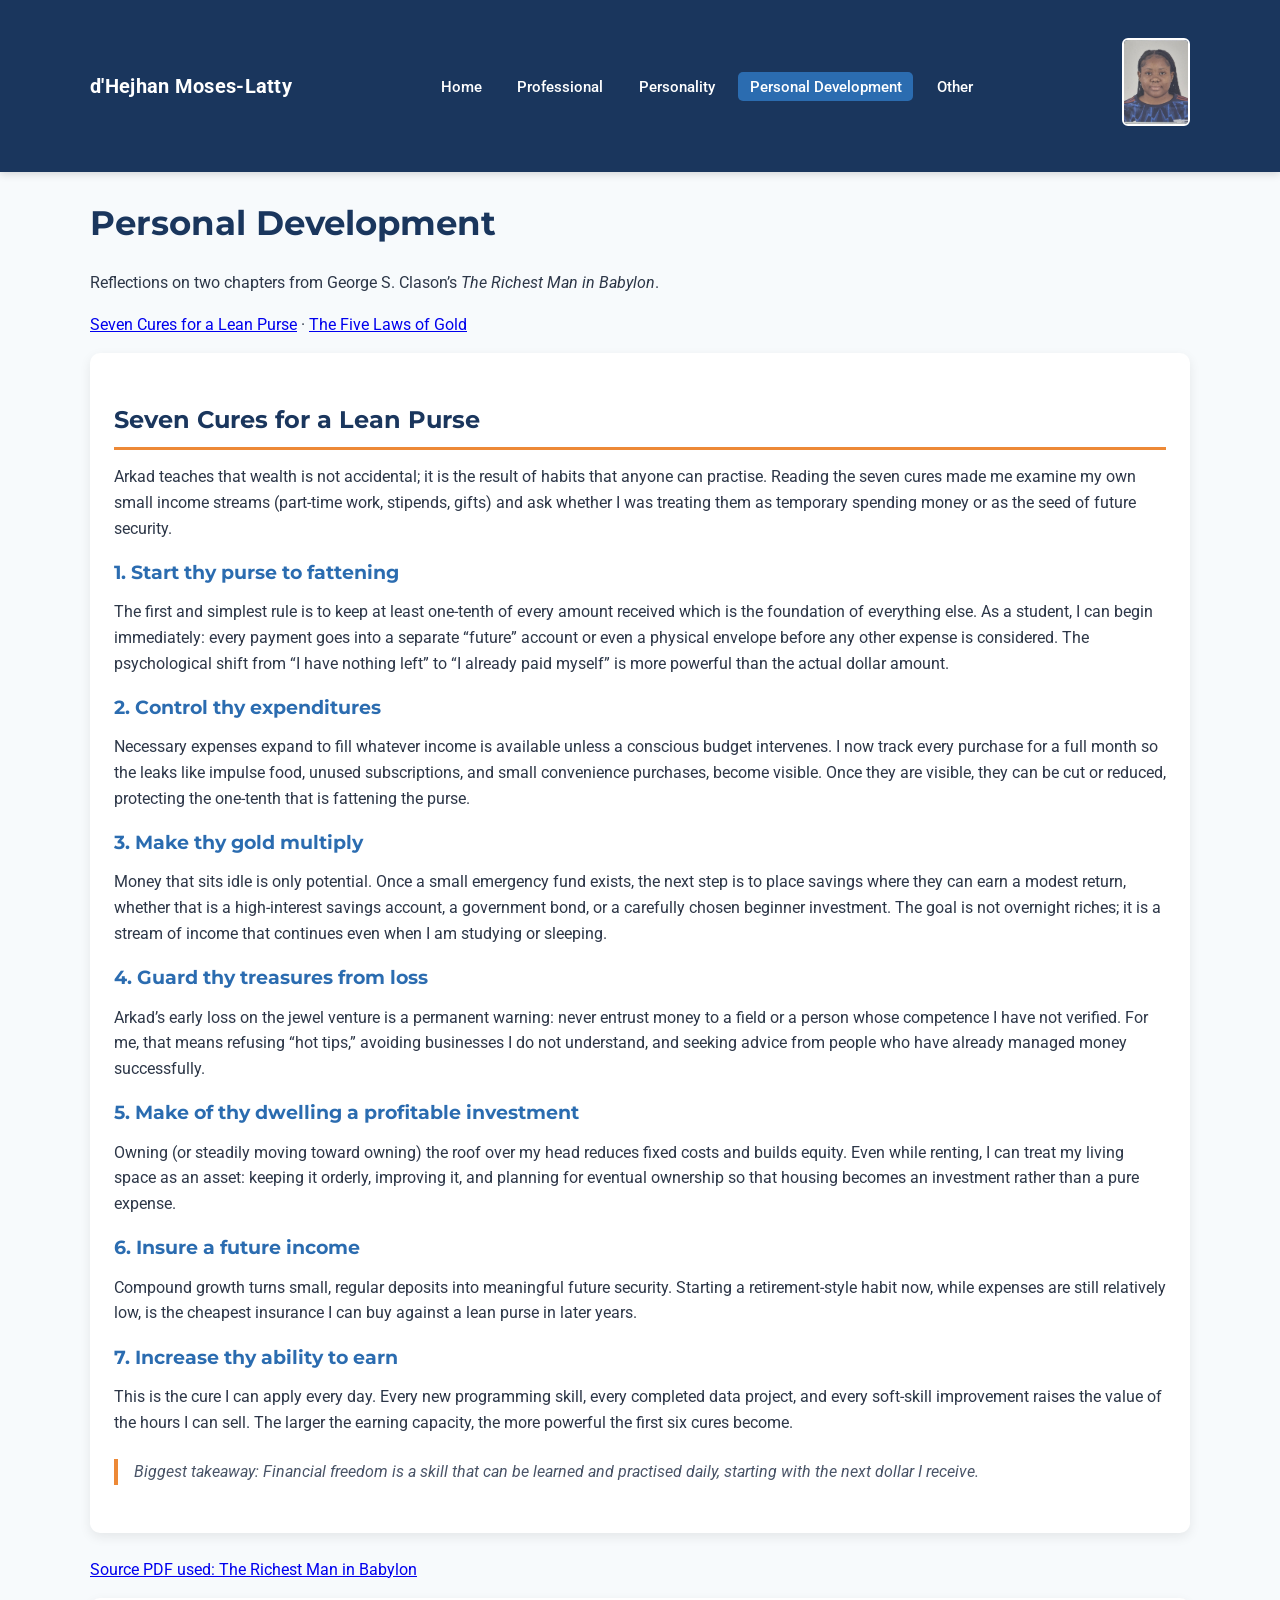
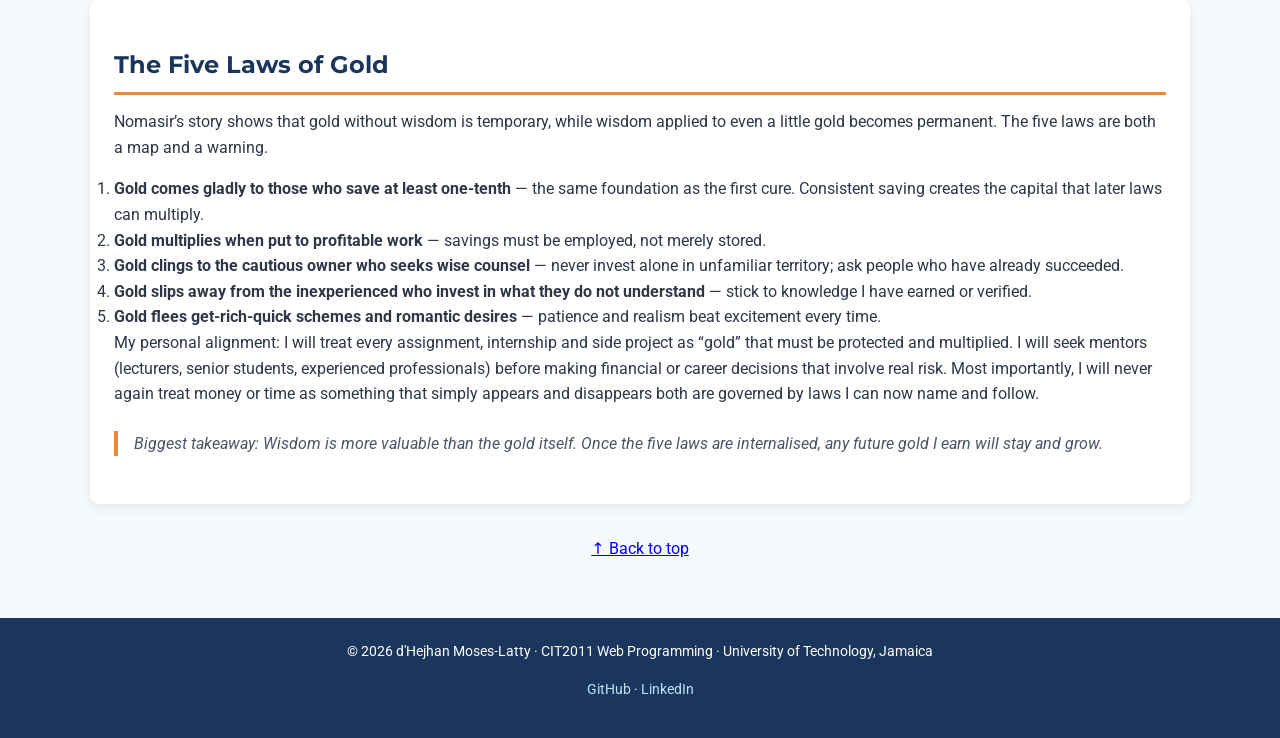
<file: codes/personal-development.html>
<!DOCTYPE html>
<html lang="en">
<head>
  <meta charset="UTF-8">
  <meta name="viewport" content="width=device-width, initial-scale=1.0">
  <title>Personal Development | d'Hejhan Moses-Latty</title>
  <link href="https://fonts.googleapis.com/css2?family=Montserrat:wght@600;700&family=Roboto:wght@400;500;700&display=swap" rel="stylesheet">
  <link rel="stylesheet" href="../style.css">
</head>
<body id="top">
  <header>
    <div class="container nav-inner">
      <div class="logo">d'Hejhan Moses-Latty</div>
      <nav>
        <ul>
          <li><a href="index.html">Home</a></li>
          <li><a href="professional.html">Professional</a></li>
          <li><a href="personality.html">Personality</a></li>
          <li><a href="personal-development.html" class="active">Personal Development</a></li>
          <li><a href="other.html">Other</a></li>
        </ul>
      </nav>
      <a href="mailto:schodavarapu@utech.edu.jm?subject=CIT2011%20IA1%20-%20d'Hejhan%20Moses-Latty%20Portfolio">
        <img src="../Assets/id-photo.jpg" alt="UTech Student ID of d'Hejhan Moses-Latty" class="id-photo">
      </a>
    </div>
  </header>

  <main class="container">
    <h1>Personal Development</h1>
    <p>Reflections on two chapters from George S. Clason’s <em>The Richest Man in Babylon</em>.</p>

    <!-- Jump links (bookmark / internal anchors) -->
    <p>
      <a href="#seven-cures">Seven Cures for a Lean Purse</a> ·
      <a href="#five-laws">The Five Laws of Gold</a>
    </p>

    <!-- SEVEN CURES -->
    <section id="seven-cures" class="card">
      <h2>Seven Cures for a Lean Purse</h2>
      <p>Arkad teaches that wealth is not accidental; it is the result of habits that anyone can practise. Reading the seven cures made me examine my own small income streams (part-time work, stipends, gifts) and ask whether I was treating them as temporary spending money or as the seed of future security.</p>

      <h3>1. Start thy purse to fattening</h3>
      <p>The first and simplest rule is to keep at least one-tenth of every amount received which is the foundation of everything else. As a student, I can begin immediately: every payment goes into a separate “future” account or even a physical envelope before any other expense is considered. The psychological shift from “I have nothing left” to “I already paid myself” is more powerful than the actual dollar amount.</p>

      <h3>2. Control thy expenditures</h3>
      <p>Necessary expenses expand to fill whatever income is available unless a conscious budget intervenes. I now track every purchase for a full month so the leaks like impulse food, unused subscriptions, and small convenience purchases, become visible. Once they are visible, they can be cut or reduced, protecting the one-tenth that is fattening the purse.</p>

      <h3>3. Make thy gold multiply</h3>
      <p>Money that sits idle is only potential. Once a small emergency fund exists, the next step is to place savings where they can earn a modest return, whether that is a high-interest savings account, a government bond, or a carefully chosen beginner investment. The goal is not overnight riches; it is a stream of income that continues even when I am studying or sleeping.</p>

      <h3>4. Guard thy treasures from loss</h3>
      <p>Arkad’s early loss on the jewel venture is a permanent warning: never entrust money to a field or a person whose competence I have not verified. For me, that means refusing “hot tips,” avoiding businesses I do not understand, and seeking advice from people who have already managed money successfully.</p>

      <h3>5. Make of thy dwelling a profitable investment</h3>
      <p>Owning (or steadily moving toward owning) the roof over my head reduces fixed costs and builds equity. Even while renting, I can treat my living space as an asset: keeping it orderly, improving it, and planning for eventual ownership so that housing becomes an investment rather than a pure expense.</p>

      <h3>6. Insure a future income</h3>
      <p>Compound growth turns small, regular deposits into meaningful future security. Starting a retirement-style habit now, while expenses are still relatively low, is the cheapest insurance I can buy against a lean purse in later years.</p>

      <h3>7. Increase thy ability to earn</h3>
      <p>This is the cure I can apply every day. Every new programming skill, every completed data project, and every soft-skill improvement raises the value of the hours I can sell. The larger the earning capacity, the more powerful the first six cures become.</p>

      <p class="quote">Biggest takeaway: Financial freedom is a skill that can be learned and practised daily, starting with the next dollar I receive.</p>
    </section>

    <p class="source-note"><a href="https://www.icrrd.com/" target="_blank" rel="noopener">Source PDF used: The Richest Man in Babylon</a></p>

    <!-- FIVE LAWS -->
    <section id="five-laws" class="card">
      <h2>The Five Laws of Gold</h2>
      <p>Nomasir’s story shows that gold without wisdom is temporary, while wisdom applied to even a little gold becomes permanent. The five laws are both a map and a warning.</p>

      <ol>
        <li><strong>Gold comes gladly to those who save at least one-tenth</strong> — the same foundation as the first cure. Consistent saving creates the capital that later laws can multiply.</li>
        <li><strong>Gold multiplies when put to profitable work</strong> — savings must be employed, not merely stored.</li>
        <li><strong>Gold clings to the cautious owner who seeks wise counsel</strong> — never invest alone in unfamiliar territory; ask people who have already succeeded.</li>
        <li><strong>Gold slips away from the inexperienced who invest in what they do not understand</strong> — stick to knowledge I have earned or verified.</li>
        <li><strong>Gold flees get-rich-quick schemes and romantic desires</strong> — patience and realism beat excitement every time.</li>
      </ol>

      <p>My personal alignment: I will treat every assignment, internship and side project as “gold” that must be protected and multiplied. I will seek mentors (lecturers, senior students, experienced professionals) before making financial or career decisions that involve real risk. Most importantly, I will never again treat money or time as something that simply appears and disappears both are governed by laws I can now name and follow.</p>

      <p class="quote">Biggest takeaway: Wisdom is more valuable than the gold itself. Once the five laws are internalised, any future gold I earn will stay and grow.</p>
    </section>

    <p class="back-to-top">
      <a href="#top">↑ Back to top</a>
    </p>
  </main>

  <footer>
    <p>© 2026 d'Hejhan Moses-Latty · CIT2011 Web Programming · University of Technology, Jamaica</p>
    <p>
      <a href="https://github.com/dmoseslatty" target="_blank" rel="noopener">GitHub</a> ·
      <a href="https://www.linkedin.com/in/dmoseslatty" target="_blank" rel="noopener">LinkedIn</a>
    </p>
  </footer>
</body>
</html>
</file>
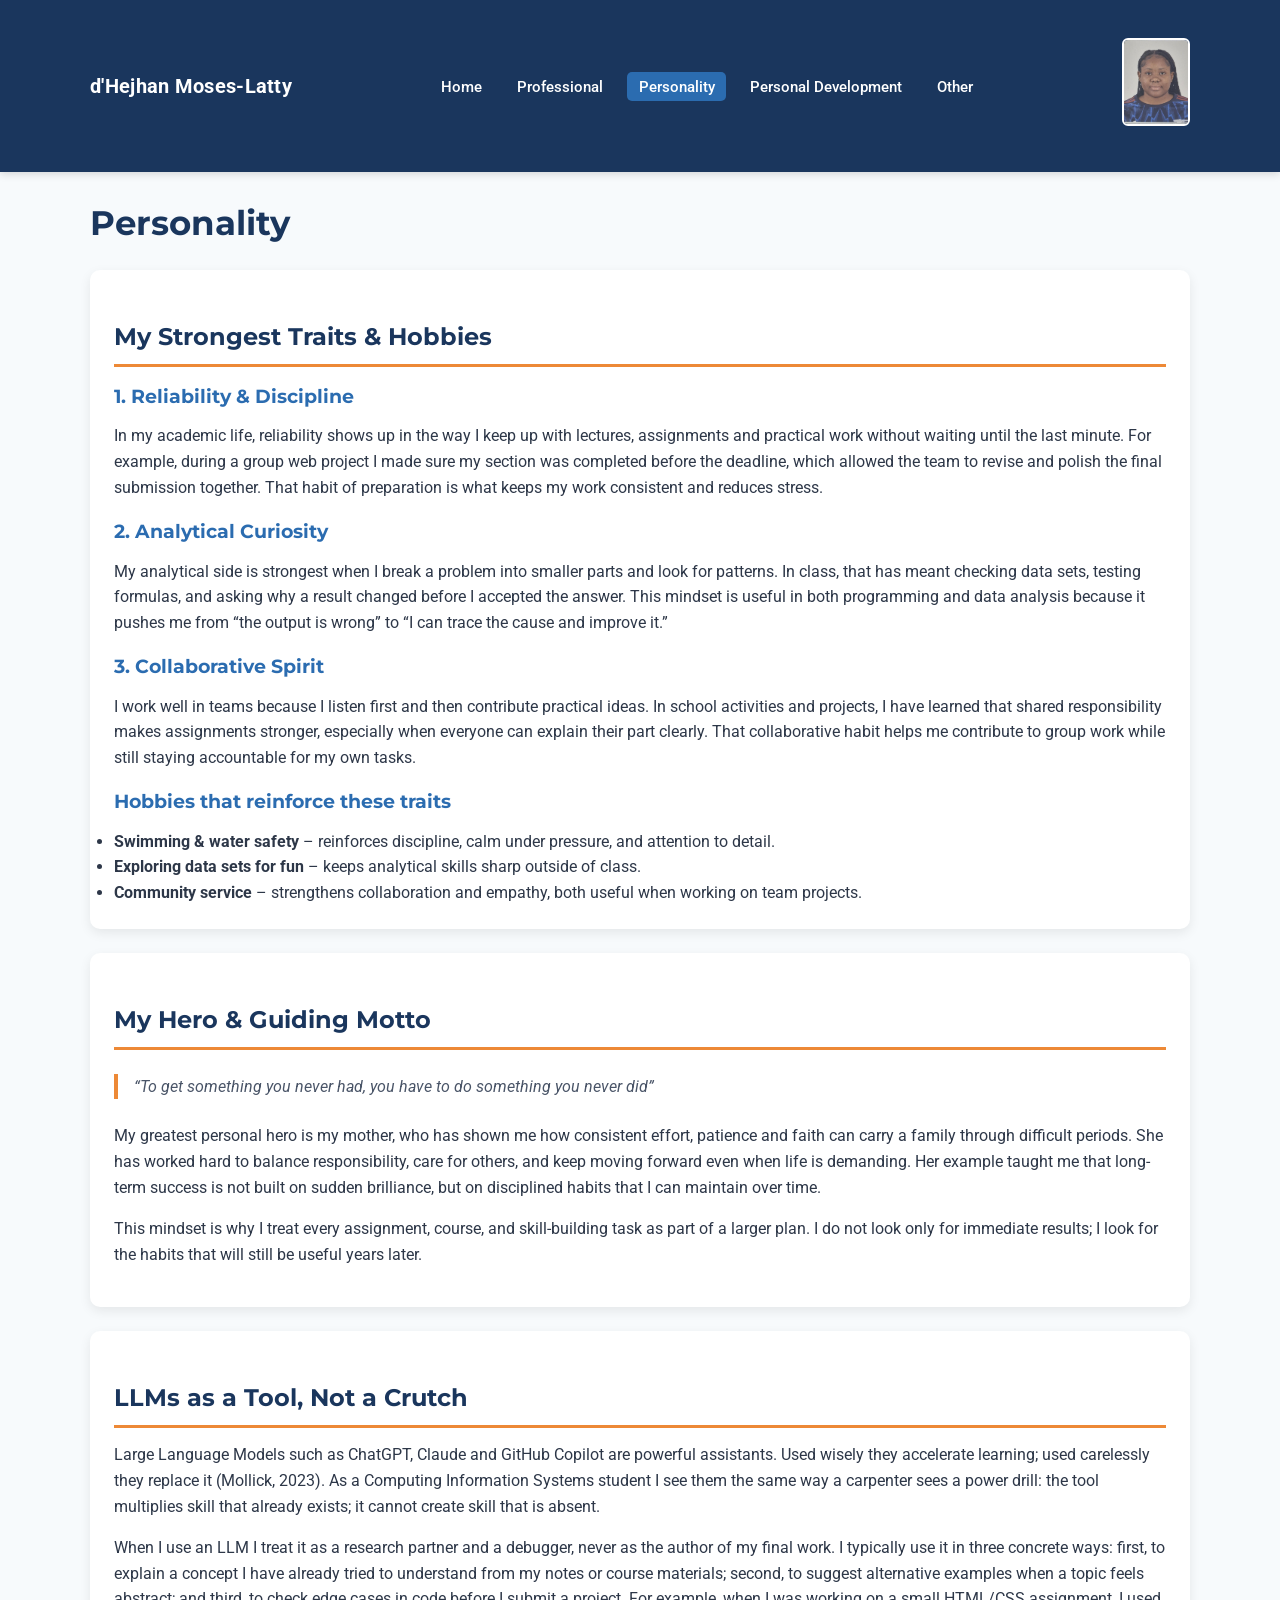
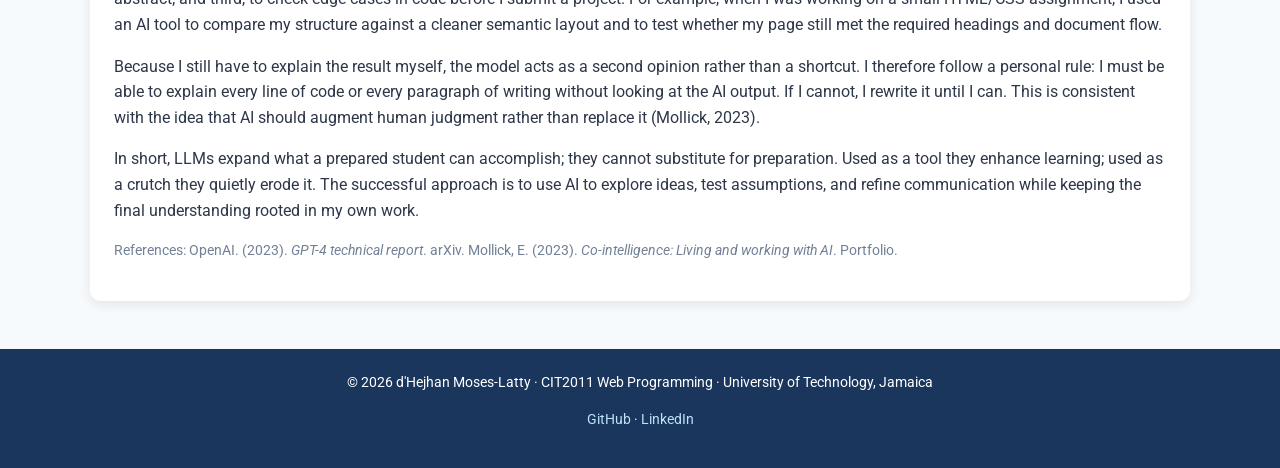
<file: Codes/personality.html>
<!DOCTYPE html>
<html lang="en">
<head>
  <meta charset="UTF-8">
  <meta name="viewport" content="width=device-width, initial-scale=1.0">
  <title>Personality | d'Hejhan Moses-Latty</title>
  <link href="https://fonts.googleapis.com/css2?family=Montserrat:wght@600;700&family=Roboto:wght@400;500;700&display=swap" rel="stylesheet">
  <link rel="stylesheet" href="../style.css">
</head>
<body>
  <header>
    <div class="container nav-inner">
      <div class="logo">d'Hejhan Moses-Latty</div>
      <nav>
        <ul>
          <li><a href="index.html">Home</a></li>
          <li><a href="professional.html">Professional</a></li>
          <li><a href="personality.html" class="active">Personality</a></li>
          <li><a href="personal-development.html">Personal Development</a></li>
          <li><a href="other.html">Other</a></li>
        </ul>
      </nav>
      <a href="mailto:schodavarapu@utech.edu.jm?subject=CIT2011%20IA1%20-%20d'Hejhan%20Moses-Latty%20Portfolio">
        <img src="../Assets/id-photo.jpg" alt="UTech Student ID of d'Hejhan Moses-Latty" class="id-photo">
      </a>
    </div>
  </header>

  <main class="container">
    <h1>Personality</h1>

    <!-- Top 3 Traits & Hobbies -->
    <article class="card">
      <h2>My Strongest Traits &amp; Hobbies</h2>

      <h3>1. Reliability &amp; Discipline</h3>
      <p>In my academic life, reliability shows up in the way I keep up with lectures, assignments and practical work without waiting until the last minute. For example, during a group web project I made sure my section was completed before the deadline, which allowed the team to revise and polish the final submission together. That habit of preparation is what keeps my work consistent and reduces stress.</p>

      <h3>2. Analytical Curiosity</h3>
      <p>My analytical side is strongest when I break a problem into smaller parts and look for patterns. In class, that has meant checking data sets, testing formulas, and asking why a result changed before I accepted the answer. This mindset is useful in both programming and data analysis because it pushes me from “the output is wrong” to “I can trace the cause and improve it.”</p>

      <h3>3. Collaborative Spirit</h3>
      <p>I work well in teams because I listen first and then contribute practical ideas. In school activities and projects, I have learned that shared responsibility makes assignments stronger, especially when everyone can explain their part clearly. That collaborative habit helps me contribute to group work while still staying accountable for my own tasks.</p>

      <h3>Hobbies that reinforce these traits</h3>
      <ul>
        <li><strong>Swimming &amp; water safety</strong> – reinforces discipline, calm under pressure, and attention to detail.</li>
        <li><strong>Exploring data sets for fun</strong> – keeps analytical skills sharp outside of class.</li>
        <li><strong>Community service</strong> – strengthens collaboration and empathy, both useful when working on team projects.</li>
      </ul>
    </article>

    <!-- Hero / Motto -->
    <article class="card">
      <h2>My Hero &amp; Guiding Motto</h2>
      <p class="quote">“To get something you never had, you have to do something you never did”</p>
      <p>My greatest personal hero is my mother, who has shown me how consistent effort, patience and faith can carry a family through difficult periods. She has worked hard to balance responsibility, care for others, and keep moving forward even when life is demanding. Her example taught me that long-term success is not built on sudden brilliance, but on disciplined habits that I can maintain over time.</p>
      <p>This mindset is why I treat every assignment, course, and skill-building task as part of a larger plan. I do not look only for immediate results; I look for the habits that will still be useful years later.</p>
    </article>

    <!-- LLM Essay -->
    <article class="card">
      <h2>LLMs as a Tool, Not a Crutch</h2>
      <p>Large Language Models such as ChatGPT, Claude and GitHub Copilot are powerful assistants. Used wisely they accelerate learning; used carelessly they replace it (Mollick, 2023). As a Computing Information Systems student I see them the same way a carpenter sees a power drill: the tool multiplies skill that already exists; it cannot create skill that is absent.</p>

      <p>When I use an LLM I treat it as a research partner and a debugger, never as the author of my final work. I typically use it in three concrete ways: first, to explain a concept I have already tried to understand from my notes or course materials; second, to suggest alternative examples when a topic feels abstract; and third, to check edge cases in code before I submit a project. For example, when I was working on a small HTML/CSS assignment, I used an AI tool to compare my structure against a cleaner semantic layout and to test whether my page still met the required headings and document flow.</p>

      <p>Because I still have to explain the result myself, the model acts as a second opinion rather than a shortcut. I therefore follow a personal rule: I must be able to explain every line of code or every paragraph of writing without looking at the AI output. If I cannot, I rewrite it until I can. This is consistent with the idea that AI should augment human judgment rather than replace it (Mollick, 2023).</p>

      <p>In short, LLMs expand what a prepared student can accomplish; they cannot substitute for preparation. Used as a tool they enhance learning; used as a crutch they quietly erode it. The successful approach is to use AI to explore ideas, test assumptions, and refine communication while keeping the final understanding rooted in my own work.</p>

      <p class="reference-note">
        References: OpenAI. (2023). <em>GPT-4 technical report</em>. arXiv.  
        Mollick, E. (2023). <em>Co-intelligence: Living and working with AI</em>. Portfolio.
      </p>
    </article>
  </main>

  <footer>
    <p>© 2026 d'Hejhan Moses-Latty · CIT2011 Web Programming · University of Technology, Jamaica</p>
    <p>
      <a href="https://github.com/dheji04" target="_blank" rel="noopener">GitHub</a> ·
      <a href="https://www.linkedin.com/in/dmoseslatty" target="_blank" rel="noopener">LinkedIn</a>
    </p>
  </footer>
</body>
</html>
</file>
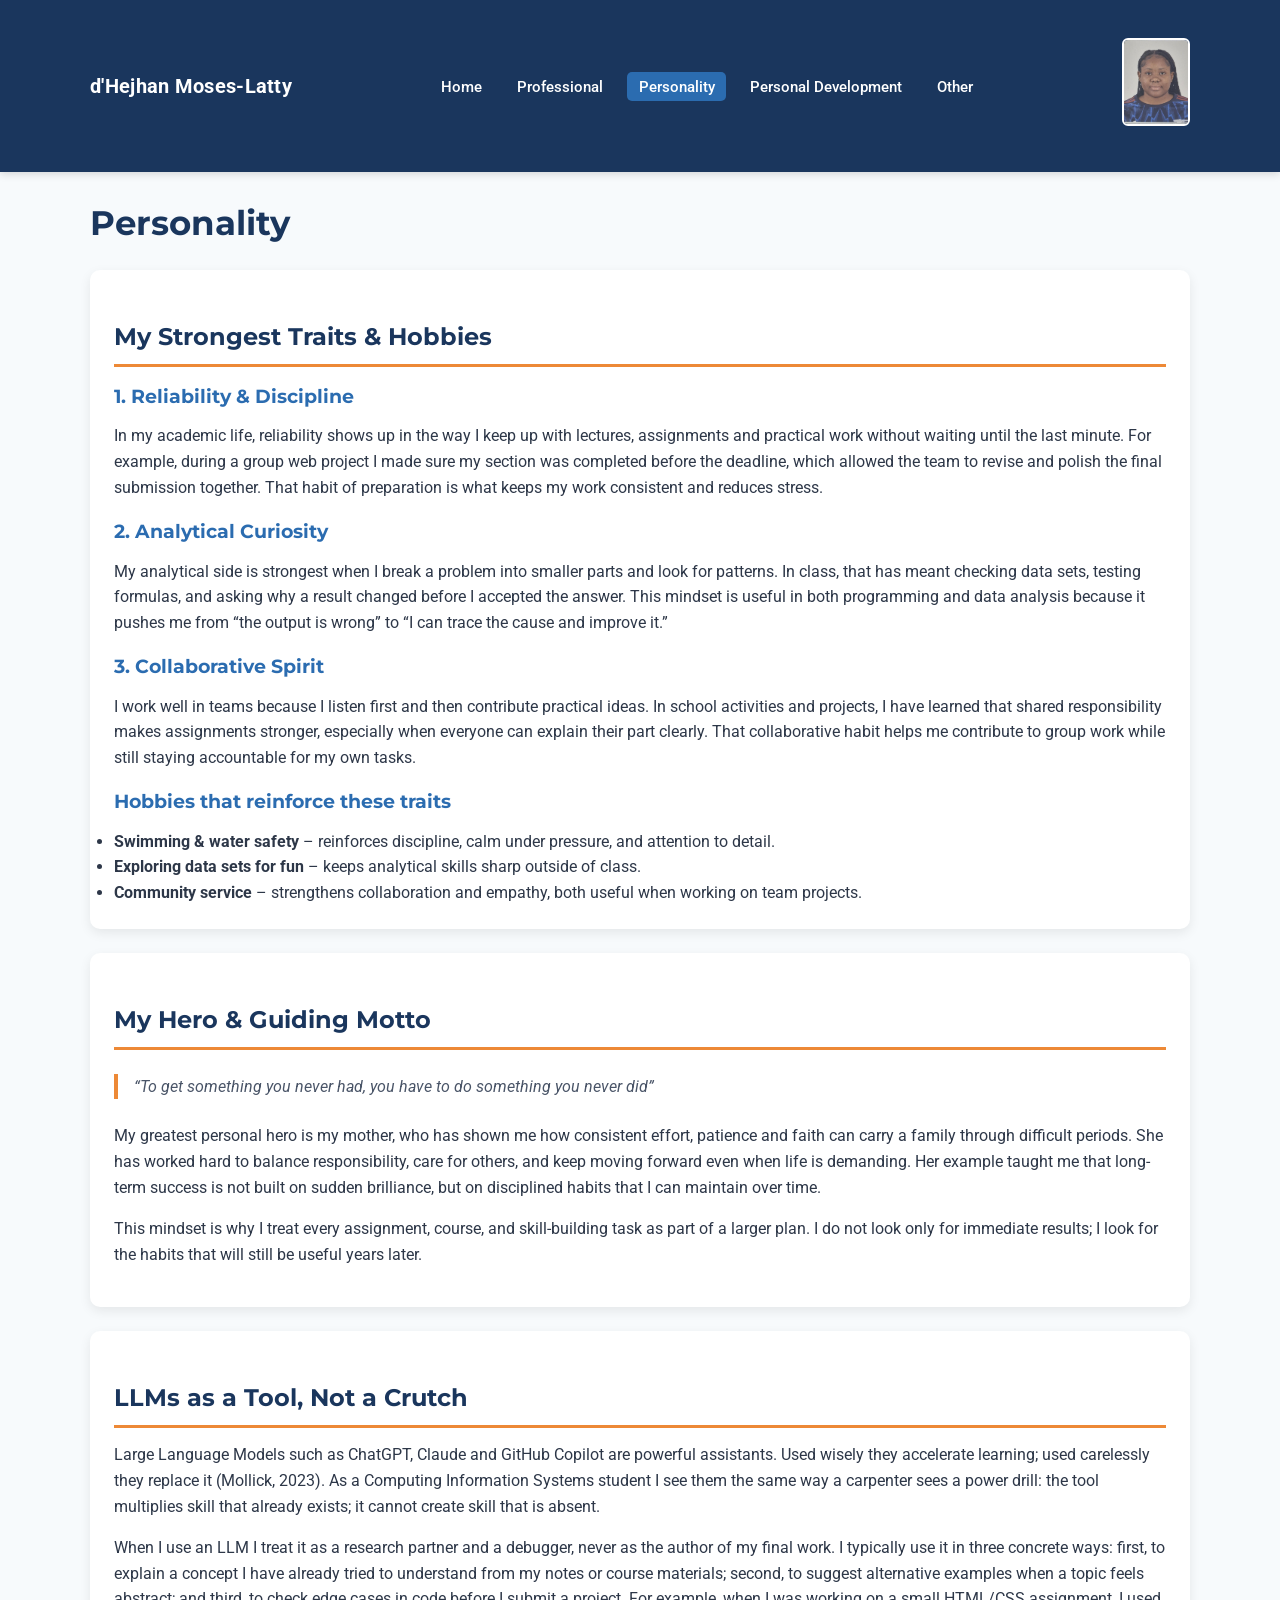
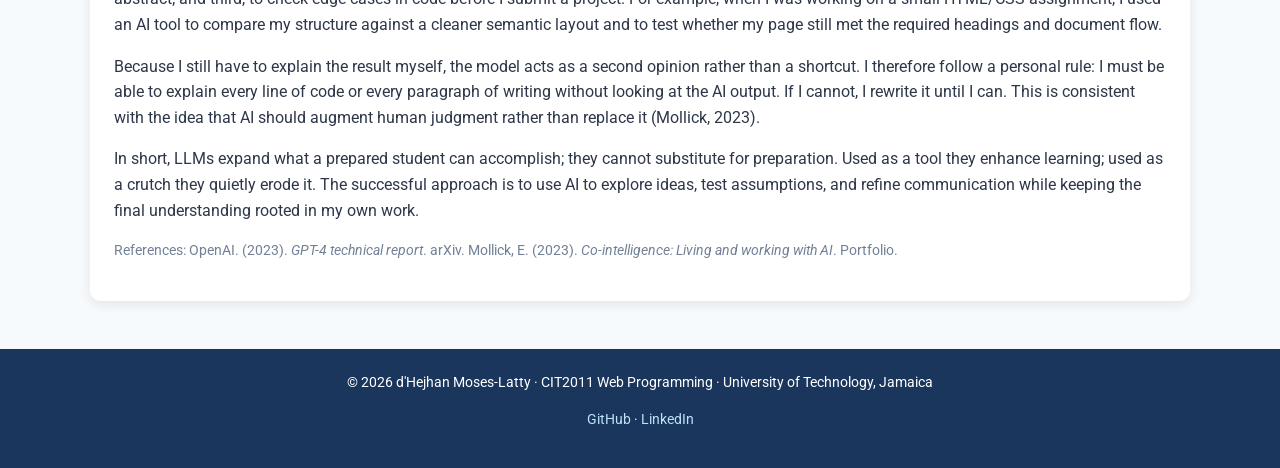
<file: codes/personality.html>
<!DOCTYPE html>
<html lang="en">
<head>
  <meta charset="UTF-8">
  <meta name="viewport" content="width=device-width, initial-scale=1.0">
  <title>Personality | d'Hejhan Moses-Latty</title>
  <link href="https://fonts.googleapis.com/css2?family=Montserrat:wght@600;700&family=Roboto:wght@400;500;700&display=swap" rel="stylesheet">
  <link rel="stylesheet" href="../style.css">
</head>
<body>
  <header>
    <div class="container nav-inner">
      <div class="logo">d'Hejhan Moses-Latty</div>
      <nav>
        <ul>
          <li><a href="index.html">Home</a></li>
          <li><a href="professional.html">Professional</a></li>
          <li><a href="personality.html" class="active">Personality</a></li>
          <li><a href="personal-development.html">Personal Development</a></li>
          <li><a href="other.html">Other</a></li>
        </ul>
      </nav>
      <a href="mailto:schodavarapu@utech.edu.jm?subject=CIT2011%20IA1%20-%20d'Hejhan%20Moses-Latty%20Portfolio">
        <img src="../Assets/id-photo.jpg" alt="UTech Student ID of d'Hejhan Moses-Latty" class="id-photo">
      </a>
    </div>
  </header>

  <main class="container">
    <h1>Personality</h1>

    <!-- Top 3 Traits & Hobbies -->
    <article class="card">
      <h2>My Strongest Traits &amp; Hobbies</h2>

      <h3>1. Reliability &amp; Discipline</h3>
      <p>In my academic life, reliability shows up in the way I keep up with lectures, assignments and practical work without waiting until the last minute. For example, during a group web project I made sure my section was completed before the deadline, which allowed the team to revise and polish the final submission together. That habit of preparation is what keeps my work consistent and reduces stress.</p>

      <h3>2. Analytical Curiosity</h3>
      <p>My analytical side is strongest when I break a problem into smaller parts and look for patterns. In class, that has meant checking data sets, testing formulas, and asking why a result changed before I accepted the answer. This mindset is useful in both programming and data analysis because it pushes me from “the output is wrong” to “I can trace the cause and improve it.”</p>

      <h3>3. Collaborative Spirit</h3>
      <p>I work well in teams because I listen first and then contribute practical ideas. In school activities and projects, I have learned that shared responsibility makes assignments stronger, especially when everyone can explain their part clearly. That collaborative habit helps me contribute to group work while still staying accountable for my own tasks.</p>

      <h3>Hobbies that reinforce these traits</h3>
      <ul>
        <li><strong>Swimming &amp; water safety</strong> – reinforces discipline, calm under pressure, and attention to detail.</li>
        <li><strong>Exploring data sets for fun</strong> – keeps analytical skills sharp outside of class.</li>
        <li><strong>Community service</strong> – strengthens collaboration and empathy, both useful when working on team projects.</li>
      </ul>
    </article>

    <!-- Hero / Motto -->
    <article class="card">
      <h2>My Hero &amp; Guiding Motto</h2>
      <p class="quote">“To get something you never had, you have to do something you never did”</p>
      <p>My greatest personal hero is my mother, who has shown me how consistent effort, patience and faith can carry a family through difficult periods. She has worked hard to balance responsibility, care for others, and keep moving forward even when life is demanding. Her example taught me that long-term success is not built on sudden brilliance, but on disciplined habits that I can maintain over time.</p>
      <p>This mindset is why I treat every assignment, course, and skill-building task as part of a larger plan. I do not look only for immediate results; I look for the habits that will still be useful years later.</p>
    </article>

    <!-- LLM Essay -->
    <article class="card">
      <h2>LLMs as a Tool, Not a Crutch</h2>
      <p>Large Language Models such as ChatGPT, Claude and GitHub Copilot are powerful assistants. Used wisely they accelerate learning; used carelessly they replace it (Mollick, 2023). As a Computing Information Systems student I see them the same way a carpenter sees a power drill: the tool multiplies skill that already exists; it cannot create skill that is absent.</p>

      <p>When I use an LLM I treat it as a research partner and a debugger, never as the author of my final work. I typically use it in three concrete ways: first, to explain a concept I have already tried to understand from my notes or course materials; second, to suggest alternative examples when a topic feels abstract; and third, to check edge cases in code before I submit a project. For example, when I was working on a small HTML/CSS assignment, I used an AI tool to compare my structure against a cleaner semantic layout and to test whether my page still met the required headings and document flow.</p>

      <p>Because I still have to explain the result myself, the model acts as a second opinion rather than a shortcut. I therefore follow a personal rule: I must be able to explain every line of code or every paragraph of writing without looking at the AI output. If I cannot, I rewrite it until I can. This is consistent with the idea that AI should augment human judgment rather than replace it (Mollick, 2023).</p>

      <p>In short, LLMs expand what a prepared student can accomplish; they cannot substitute for preparation. Used as a tool they enhance learning; used as a crutch they quietly erode it. The successful approach is to use AI to explore ideas, test assumptions, and refine communication while keeping the final understanding rooted in my own work.</p>

      <p class="reference-note">
        References: OpenAI. (2023). <em>GPT-4 technical report</em>. arXiv.  
        Mollick, E. (2023). <em>Co-intelligence: Living and working with AI</em>. Portfolio.
      </p>
    </article>
  </main>

  <footer>
    <p>© 2026 d'Hejhan Moses-Latty · CIT2011 Web Programming · University of Technology, Jamaica</p>
    <p>
      <a href="https://github.com/dmoseslatty" target="_blank" rel="noopener">GitHub</a> ·
      <a href="https://www.linkedin.com/in/dmoseslatty" target="_blank" rel="noopener">LinkedIn</a>
    </p>
  </footer>
</body>
</html>
</file>
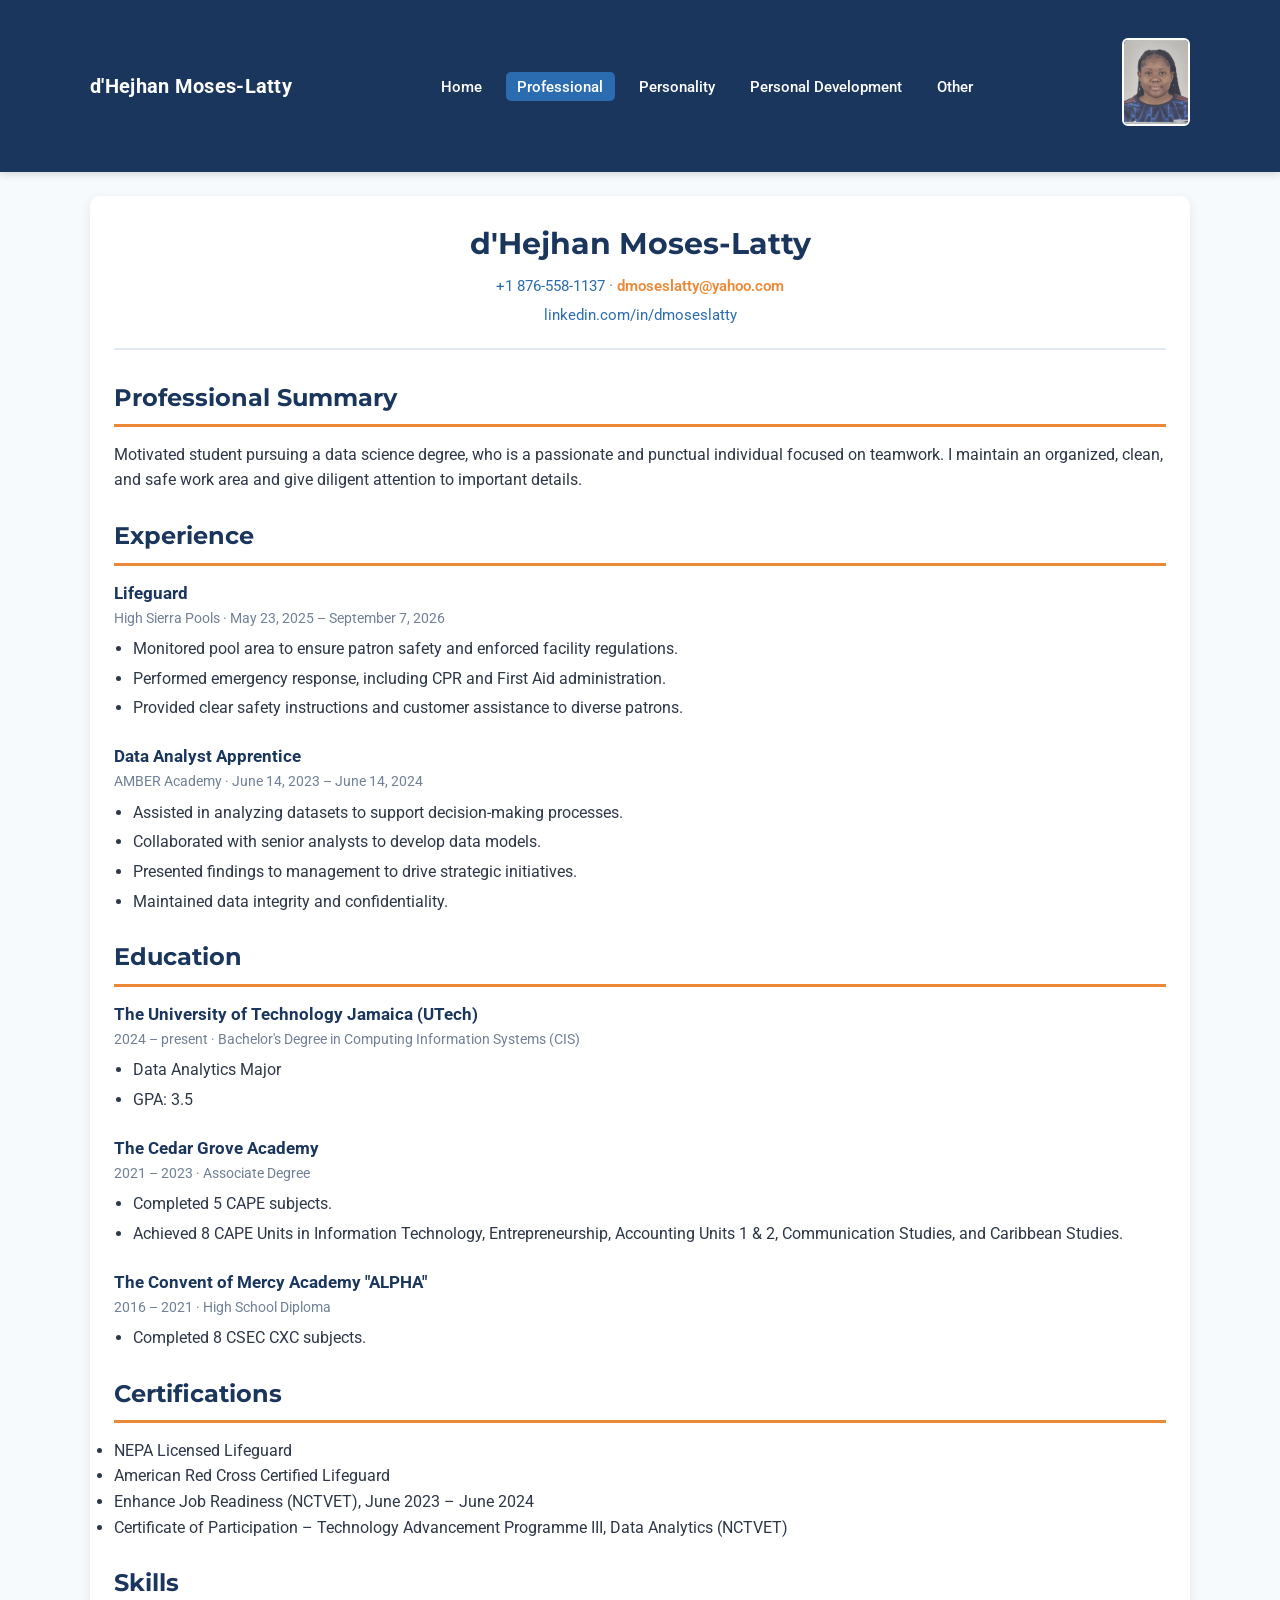
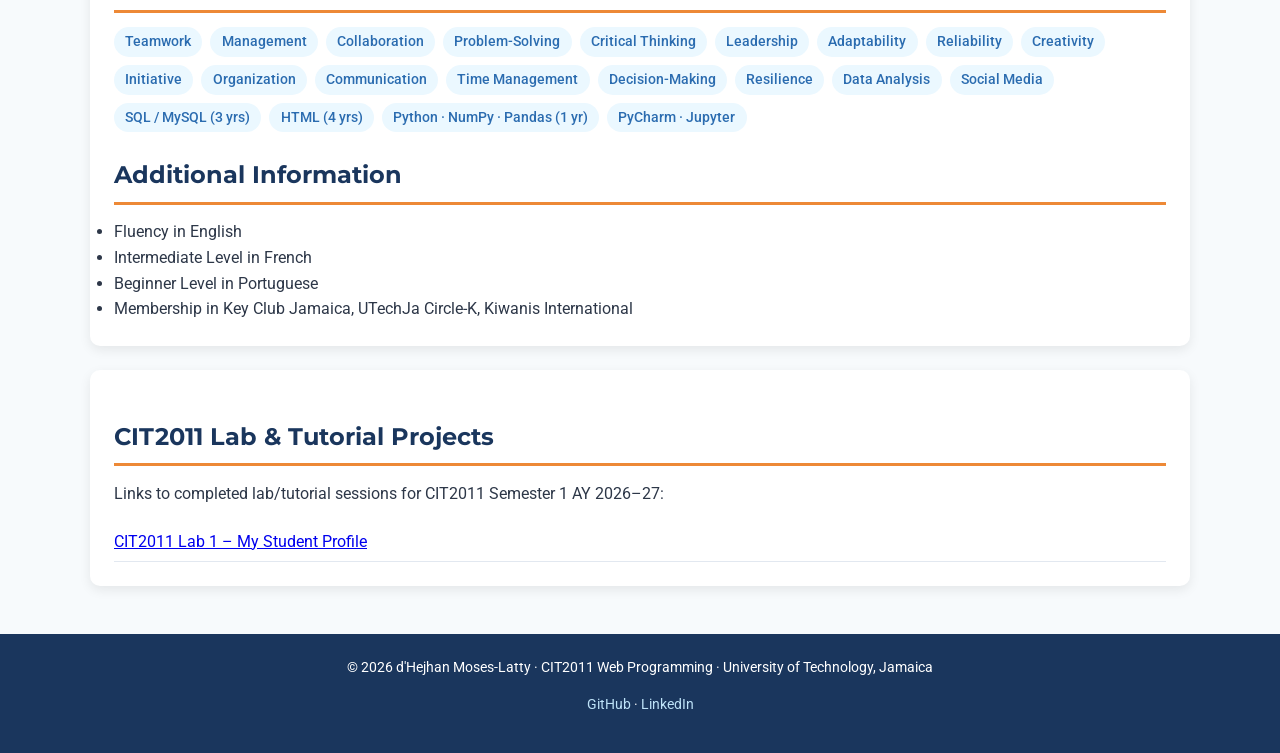
<file: Codes/professional.html>
<!DOCTYPE html>
<html lang="en">
<head>
  <meta charset="UTF-8">
  <meta name="viewport" content="width=device-width, initial-scale=1.0">
  <title>Professional | d'Hejhan Moses-Latty</title>
  <link href="https://fonts.googleapis.com/css2?family=Montserrat:wght@600;700&family=Roboto:wght@400;500;700&display=swap" rel="stylesheet">
  <link rel="stylesheet" href="../style.css">
</head>
<body>
  <header>
    <div class="container nav-inner">
      <div class="logo">d'Hejhan Moses-Latty</div>
      <nav>
        <ul>
          <li><a href="index.html">Home</a></li>
          <li><a href="professional.html" class="active">Professional</a></li>
          <li><a href="personality.html">Personality</a></li>
          <li><a href="personal-development.html">Personal Development</a></li>
          <li><a href="other.html">Other</a></li>
        </ul>
      </nav>
      <a href="mailto:schodavarapu@utech.edu.jm?subject=CIT2011%20IA1%20-%20d'Hejhan%20Moses-Latty%20Portfolio">
        <img src="../Assets/id-photo.jpg" alt="UTech Student ID of d'Hejhan Moses-Latty" class="id-photo">
      </a>
    </div>
  </header>

  <main class="container">
    <article class="card">
      <!-- Résumé Header -->
      <div class="resume-header">
        <h1>d'Hejhan Moses-Latty</h1>
        <p class="contact-line">
          <a href="tel:+18765581137">+1 876-558-1137</a> ·
          <a href="mailto:dmoseslatty@yahoo.com">dmoseslatty@yahoo.com</a>
        </p>
        <p class="contact-line">
          <a href="https://www.linkedin.com/in/dmoseslatty" target="_blank" rel="noopener">linkedin.com/in/dmoseslatty</a>
        </p>
      </div>

      <!-- Professional Summary -->
      <section>
        <h2>Professional Summary</h2>
        <p>Motivated student pursuing a data science degree, who is a passionate and punctual individual focused on teamwork. I maintain an organized, clean, and safe work area and give diligent attention to important details.</p>
      </section>

      <!-- Experience -->
      <section>
        <h2>Experience</h2>

        <div class="job">
          <div class="job-title">Lifeguard</div>
          <div class="job-meta">High Sierra Pools · May 23, 2025 – September 7, 2026</div>
          <ul>
            <li>Monitored pool area to ensure patron safety and enforced facility regulations.</li>
            <li>Performed emergency response, including CPR and First Aid administration.</li>
            <li>Provided clear safety instructions and customer assistance to diverse patrons.</li>
          </ul>
        </div>

        <div class="job">
          <div class="job-title">Data Analyst Apprentice</div>
          <div class="job-meta">AMBER Academy · June 14, 2023 – June 14, 2024</div>
          <ul>
            <li>Assisted in analyzing datasets to support decision-making processes.</li>
            <li>Collaborated with senior analysts to develop data models.</li>
            <li>Presented findings to management to drive strategic initiatives.</li>
            <li>Maintained data integrity and confidentiality.</li>
          </ul>
        </div>
      </section>

      <!-- Education -->
      <section>
        <h2>Education</h2>

        <div class="job">
          <div class="job-title">The University of Technology Jamaica (UTech)</div>
          <div class="job-meta">2024 – present · Bachelor's Degree in Computing Information Systems (CIS)</div>
          <ul>
            <li>Data Analytics Major</li>
            <li>GPA: 3.5</li>
          </ul>
        </div>

        <div class="job">
          <div class="job-title">The Cedar Grove Academy</div>
          <div class="job-meta">2021 – 2023 · Associate Degree</div>
          <ul>
            <li>Completed 5 CAPE subjects.</li>
            <li>Achieved 8 CAPE Units in Information Technology, Entrepreneurship, Accounting Units 1 &amp; 2, Communication Studies, and Caribbean Studies.</li>
          </ul>
        </div>

        <div class="job">
          <div class="job-title">The Convent of Mercy Academy "ALPHA"</div>
          <div class="job-meta">2016 – 2021 · High School Diploma</div>
          <ul>
            <li>Completed 8 CSEC CXC subjects.</li>
          </ul>
        </div>
      </section>

      <!-- Certifications -->
      <section>
        <h2>Certifications</h2>
        <ul>
          <li>NEPA Licensed Lifeguard</li>
          <li>American Red Cross Certified Lifeguard</li>
          <li>Enhance Job Readiness (NCTVET), June 2023 – June 2024</li>
          <li>Certificate of Participation – Technology Advancement Programme III, Data Analytics (NCTVET)</li>
        </ul>
      </section>

      <!-- Skills -->
      <section>
        <h2>Skills</h2>
        <div class="skills-grid">
          <span class="skill-tag">Teamwork</span>
          <span class="skill-tag">Management</span>
          <span class="skill-tag">Collaboration</span>
          <span class="skill-tag">Problem-Solving</span>
          <span class="skill-tag">Critical Thinking</span>
          <span class="skill-tag">Leadership</span>
          <span class="skill-tag">Adaptability</span>
          <span class="skill-tag">Reliability</span>
          <span class="skill-tag">Creativity</span>
          <span class="skill-tag">Initiative</span>
          <span class="skill-tag">Organization</span>
          <span class="skill-tag">Communication</span>
          <span class="skill-tag">Time Management</span>
          <span class="skill-tag">Decision-Making</span>
          <span class="skill-tag">Resilience</span>
          <span class="skill-tag">Data Analysis</span>
          <span class="skill-tag">Social Media</span>
          <span class="skill-tag">SQL / MySQL (3 yrs)</span>
          <span class="skill-tag">HTML (4 yrs)</span>
          <span class="skill-tag">Python · NumPy · Pandas (1 yr)</span>
          <span class="skill-tag">PyCharm · Jupyter</span>
        </div>
      </section>

      <!-- Additional Information -->
      <section>
        <h2>Additional Information</h2>
        <ul>
          <li>Fluency in English</li>
          <li>Intermediate Level in French</li>
          <li>Beginner Level in Portuguese</li>
          <li>Membership in Key Club Jamaica, UTechJa Circle-K, Kiwanis International</li>
        </ul>
      </section>
    </article>

    <!-- Lab / Tutorial Projects-->
    <article class="card">
      <h2>CIT2011 Lab &amp; Tutorial Projects</h2>
      <p>Links to completed lab/tutorial sessions for CIT2011 Semester 1 AY 2026–27:</p>
      <ul class="clean">
        <li><a href="https://dheji04.github.io/my-student-profile/index.html" target="_blank" rel="noopener">CIT2011 Lab 1 – My Student Profile</a></li>
      </ul>
    </article>
  </main>

  <footer>
    <p>© 2026 d'Hejhan Moses-Latty · CIT2011 Web Programming · University of Technology, Jamaica</p>
    <p>
      <a href="https://github.com/dheji04" target="_blank" rel="noopener">GitHub</a> ·
      <a href="https://www.linkedin.com/in/dmoseslatty" target="_blank" rel="noopener">LinkedIn</a>
    </p>
  </footer>
</body>
</html>
</file>
<file: style.css>
/* ===== CSS Variables ===== */
:root {
  --primary: #1a365d;
  --secondary: #2b6cb0;
  --accent: #ed8936;
  --bg: #f7fafc;
  --text: #2d3748;
  --card-bg: #ffffff;
  --border: #e2e8f0;
  --muted: #718096;
  --font-main: "Roboto", system-ui, sans-serif;
  --font-head: "Montserrat", system-ui, sans-serif;
  --radius: 10px;
  --shadow: 0 4px 12px rgba(0, 0, 0, 0.08);
}

/* ===== Base / Element selectors ===== */
* {
  box-sizing: border-box;
  margin: 0;
  padding: 0;
}

html {
  scroll-behavior: smooth;
  font-weight: 400;
}

body {
  font-family: var(--font-main);
  font-weight: 400;
  background: var(--bg);
  color: var(--text);
  line-height: 1.6;
  min-height: 100vh;
  display: flex;
  flex-direction: column;
}

/* ===== Typography ===== */
h1, h2, h3, h4 {
  font-family: var(--font-head);
  color: var(--primary);
  margin-bottom: 0.6em;
}

h1 { font-size: 2.1rem; }
h2 {
  font-size: 1.5rem;
  border-bottom: 3px solid var(--accent);
  padding-bottom: 0.3em;
  margin-top: 1.5rem;
}
h3 { font-size: 1.2rem; color: var(--secondary); }

p { margin-bottom: 1em; }

/* ===== Layout ===== */
.container {
  width: 92%;
  max-width: 1100px;
  margin: 0 auto;
  padding: 1.5rem 0;
}

.card {
  background: var(--card-bg);
  border-radius: var(--radius);
  box-shadow: var(--shadow);
  padding: 1.5rem;
  margin-bottom: 1.5rem;
}

/* ===== Header & Navigation ===== */
header {
  background: var(--primary);
  color: #fff;
  padding: 0.9rem 0;
  position: sticky;
  top: 0;
  z-index: 100;
  box-shadow: 0 2px 8px rgba(0,0,0,0.15);
}

.nav-inner {
  display: flex;
  justify-content: space-between;
  align-items: center;
  flex-wrap: wrap;
  gap: 1rem;
}

.logo {
  font-weight: 700;
  font-size: 1.25rem;
  letter-spacing: 0.3px;
}

nav ul {
  list-style: none;
  display: flex;
  gap: 0.8rem;
  flex-wrap: wrap;
}

nav a {
  color: #fff;
  text-decoration: none;
  font-weight: 500;
  font-size: 0.95rem;
  padding: 0.35rem 0.7rem;
  border-radius: 5px;
  transition: background 0.2s ease;
}

nav a:hover,
nav a.active {
  background: var(--secondary);
}

/* ===== ID photo (mailto) ===== */
.id-photo {
  width: 68px;
  height: 88px;
  object-fit: cover;
  border-radius: 6px;
  border: 2px solid #fff;
  cursor: pointer;
  transition: transform 0.2s ease;
}

.id-photo:hover {
  transform: scale(1.06);
}

/* ===== Hero ===== */
.hero {
  background: linear-gradient(135deg, var(--primary), var(--secondary));
  color: #fff;
  text-align: center;
  padding: 3rem 1.2rem;
  border-radius: 0 0 var(--radius) var(--radius);
}

.hero h1 { color: #fff; margin-bottom: 0.5rem; }
.hero p {
  max-width: 620px;
  margin: 0 auto 1.6rem;
  opacity: 0.95;
}

.btn {
  display: inline-block;
  background: var(--accent);
  color: #fff;
  padding: 0.7rem 1.5rem;
  border-radius: 6px;
  text-decoration: none;
  font-weight: 600;
  transition: background 0.2s, transform 0.15s;
}

.btn:hover {
  background: #dd6b20;
  transform: translateY(-2px);
}

/* ===== Grids ===== */
.grid-2 {
  display: grid;
  grid-template-columns: 1fr 1fr;
  gap: 1.5rem;
}

.grid-3 {
  display: grid;
  grid-template-columns: repeat(auto-fit, minmax(250px, 1fr));
  gap: 1.5rem;
}

.home-grid {
  margin-top: 2rem;
}

.storyboard-img {
  width: 100%;
  border: 1px solid var(--border);
  border-radius: 6px;
}

.caption-muted {
  font-size: 0.85rem;
  color: var(--muted);
  margin-top: 0.5rem;
}

.small-note {
  font-size: 0.9rem;
  color: var(--muted);
}

.reference-note {
  font-size: 0.9rem;
  color: var(--muted);
}

.centered-note {
  text-align: center;
  margin: 2rem 0;
}

.lab-note {
  font-size: 0.9rem;
  color: var(--muted);
}

.back-to-top {
  text-align: center;
  margin: 2rem 0;
}

.compact-list {
  list-style: none;
  padding-left: 0;
}

.compact-list li {
  margin-bottom: 0.8rem;
}

/* ===== Resume specific ===== */
.resume-header {
  text-align: center;
  margin-bottom: 1.8rem;
  padding-bottom: 1rem;
  border-bottom: 2px solid var(--border);
}

.resume-header h1 {
  margin-bottom: 0.3rem;
  font-size: 1.9rem;
}

.contact-line {
  color: var(--muted);
  font-size: 0.95rem;
  margin-bottom: 0.3rem;
}

.contact-line a {
  color: var(--secondary);
  text-decoration: none;
}

.contact-line a:hover {
  text-decoration: underline;
}

.job {
  margin-bottom: 1.4rem;
}

.job-title {
  font-weight: 700;
  color: var(--primary);
  font-size: 1.05rem;
}

.job-meta {
  color: var(--muted);
  font-size: 0.9rem;
  margin-bottom: 0.4rem;
}

.job ul {
  margin-left: 1.2rem;
  margin-top: 0.3rem;
}

.job li {
  margin-bottom: 0.25rem;
}

.skills-grid {
  display: flex;
  flex-wrap: wrap;
  gap: 0.5rem;
  margin-top: 0.6rem;
}

.skill-tag {
  background: #ebf8ff;
  color: var(--secondary);
  padding: 0.25rem 0.7rem;
  border-radius: 20px;
  font-size: 0.85rem;
  font-weight: 500;
}

/* ===== Lists & special ===== */
ul.clean {
  list-style: none;
}

ul.clean li {
  padding: 0.4rem 0;
  border-bottom: 1px solid var(--border);
}

.quote {
  font-style: italic;
  border-left: 4px solid var(--accent);
  padding-left: 1rem;
  margin: 1.5rem 0;
  color: #4a5568;
}

/* ===== Footer ===== */
footer {
  background: var(--primary);
  color: #fff;
  text-align: center;
  padding: 1.4rem;
  margin-top: auto;
  font-size: 0.9rem;
}

footer a {
  color: #bee3f8;
  text-decoration: none;
}

footer a:hover {
  text-decoration: underline;
}

/* ===== Attribute selector ===== */
a[href^="mailto"] {
  color: var(--accent);
  font-weight: 600;
}

/* ===== Responsive ===== */
@media (max-width: 600px) {
  .grid-2 {
    grid-template-columns: 1fr;
  }

  nav ul {
    flex-direction: column;
    gap: 0.4rem;
    width: 100%;
  }

  .hero {
    padding: 2rem 1rem;
  }

  h1 {
    font-size: 1.6rem;
  }

  .id-photo {
    width: 55px;
    height: 72px;
  }

  .resume-header h1 {
    font-size: 1.5rem;
  }
}

@media (min-width: 950px) {
  .storyboard-grid {
    grid-template-columns: 1fr 1fr;
  }
}

/* ===== Extra selectors for requirement (≥6 types) ===== */
/* 1. Element: body, h1, p */
/* 2. Class: .card, .hero, .btn */
/* 3. Descendant: nav ul li a */
/* 4. Pseudo-class: nav a:hover, .id-photo:hover */
/* 5. Attribute: a[href^="mailto"] */
/* 6. Class with combination: .contact-line a */
</file>
